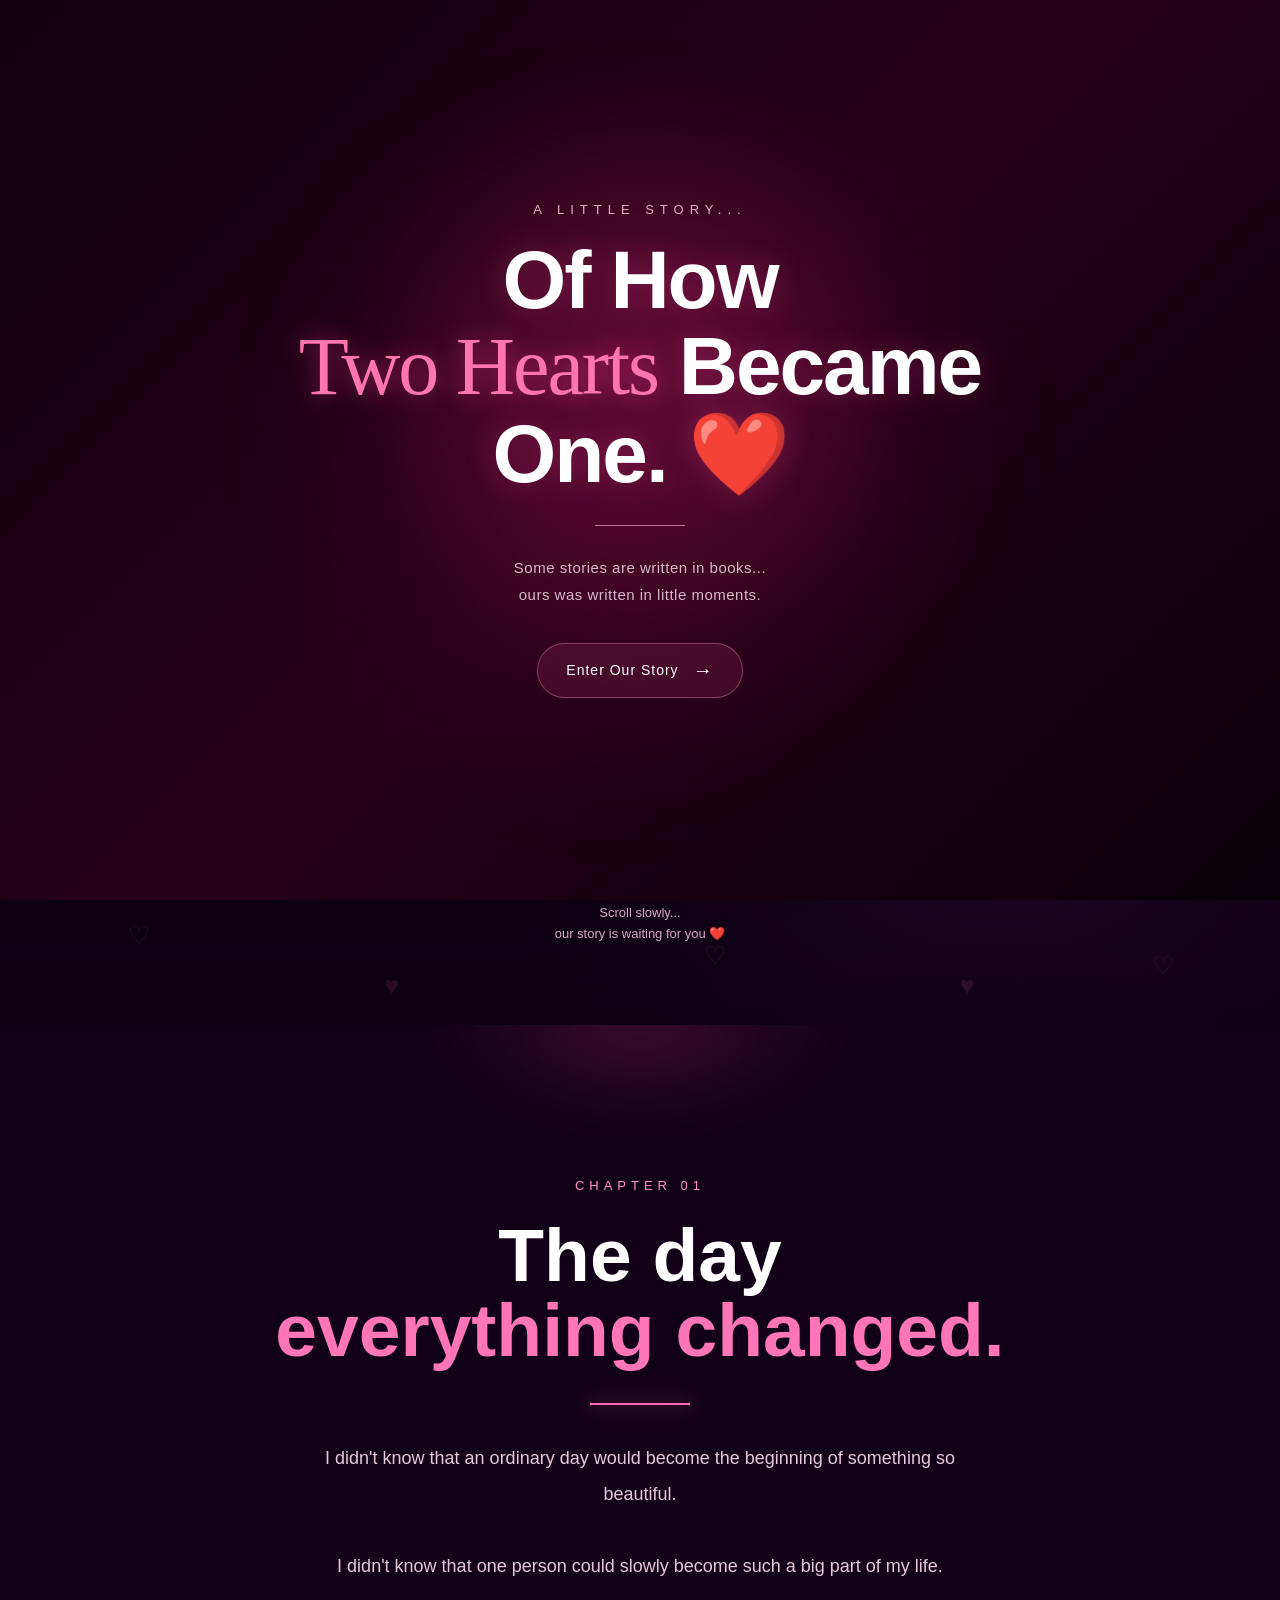
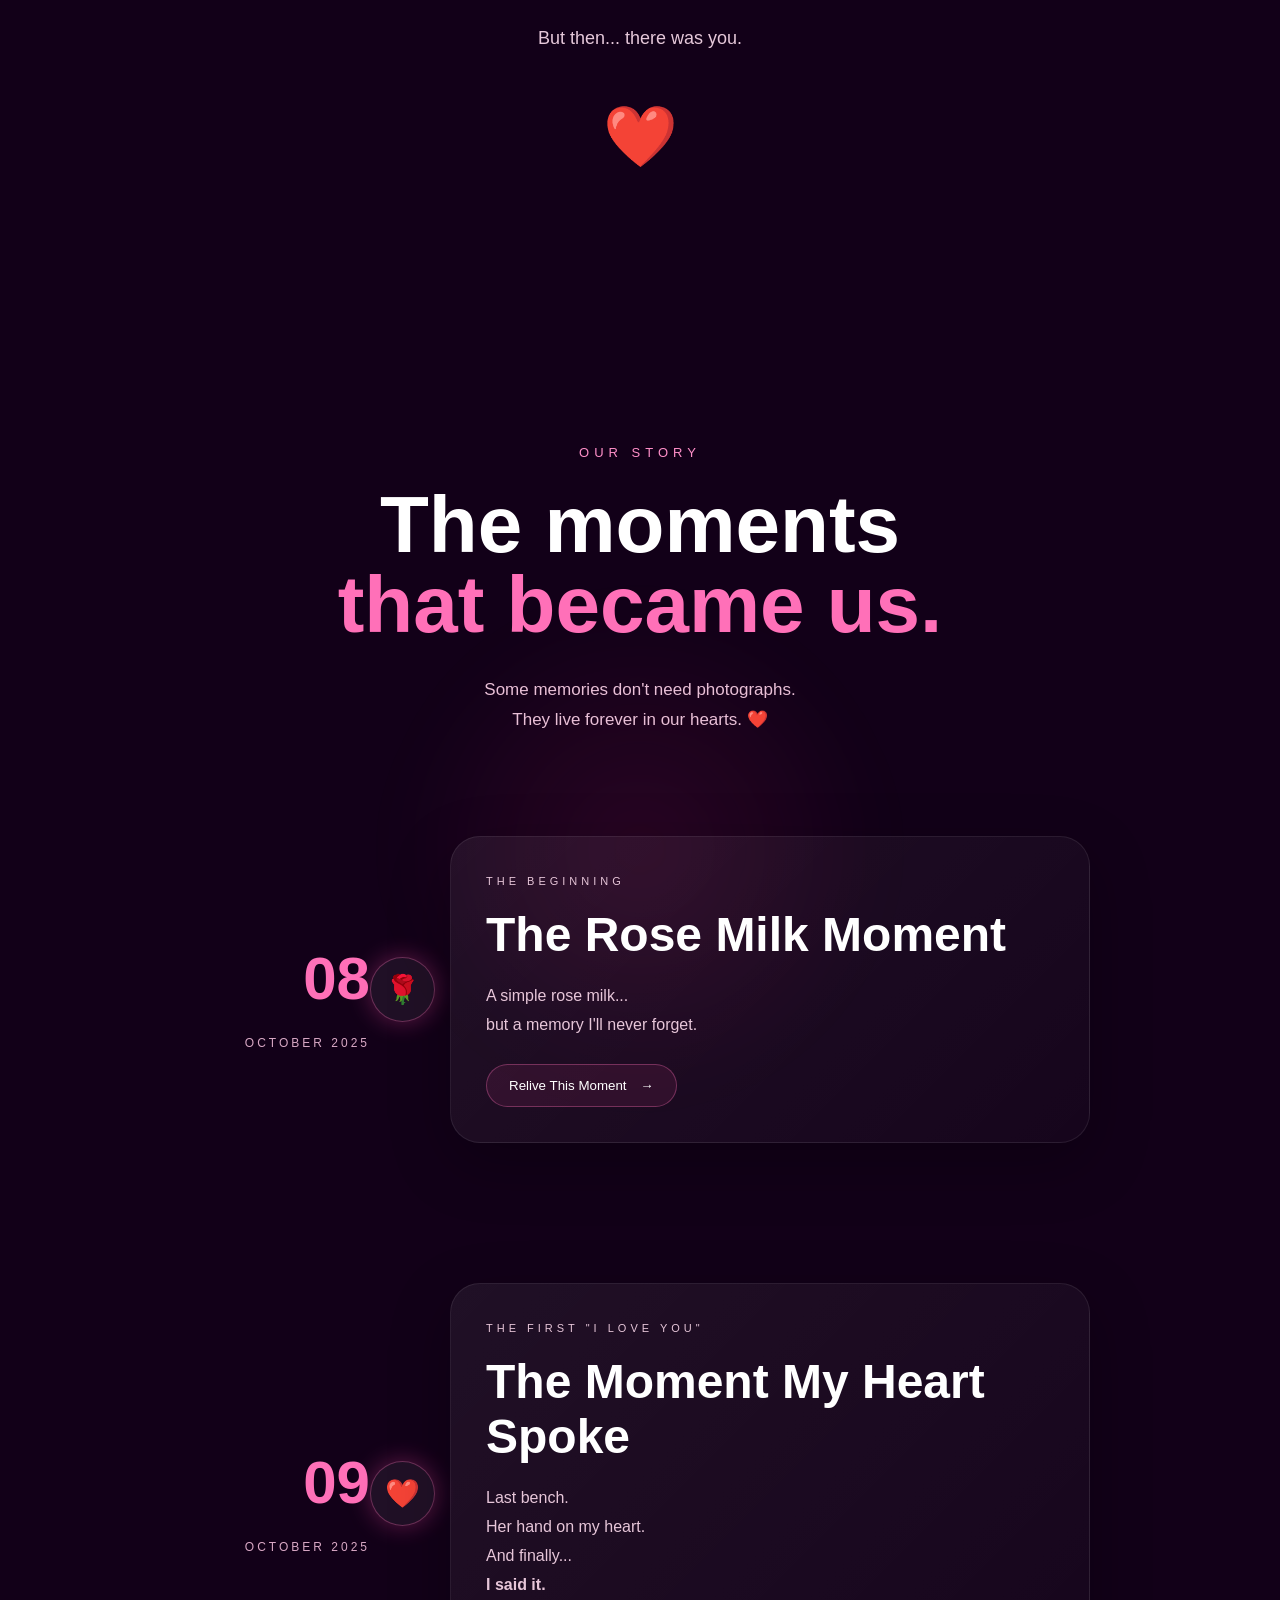
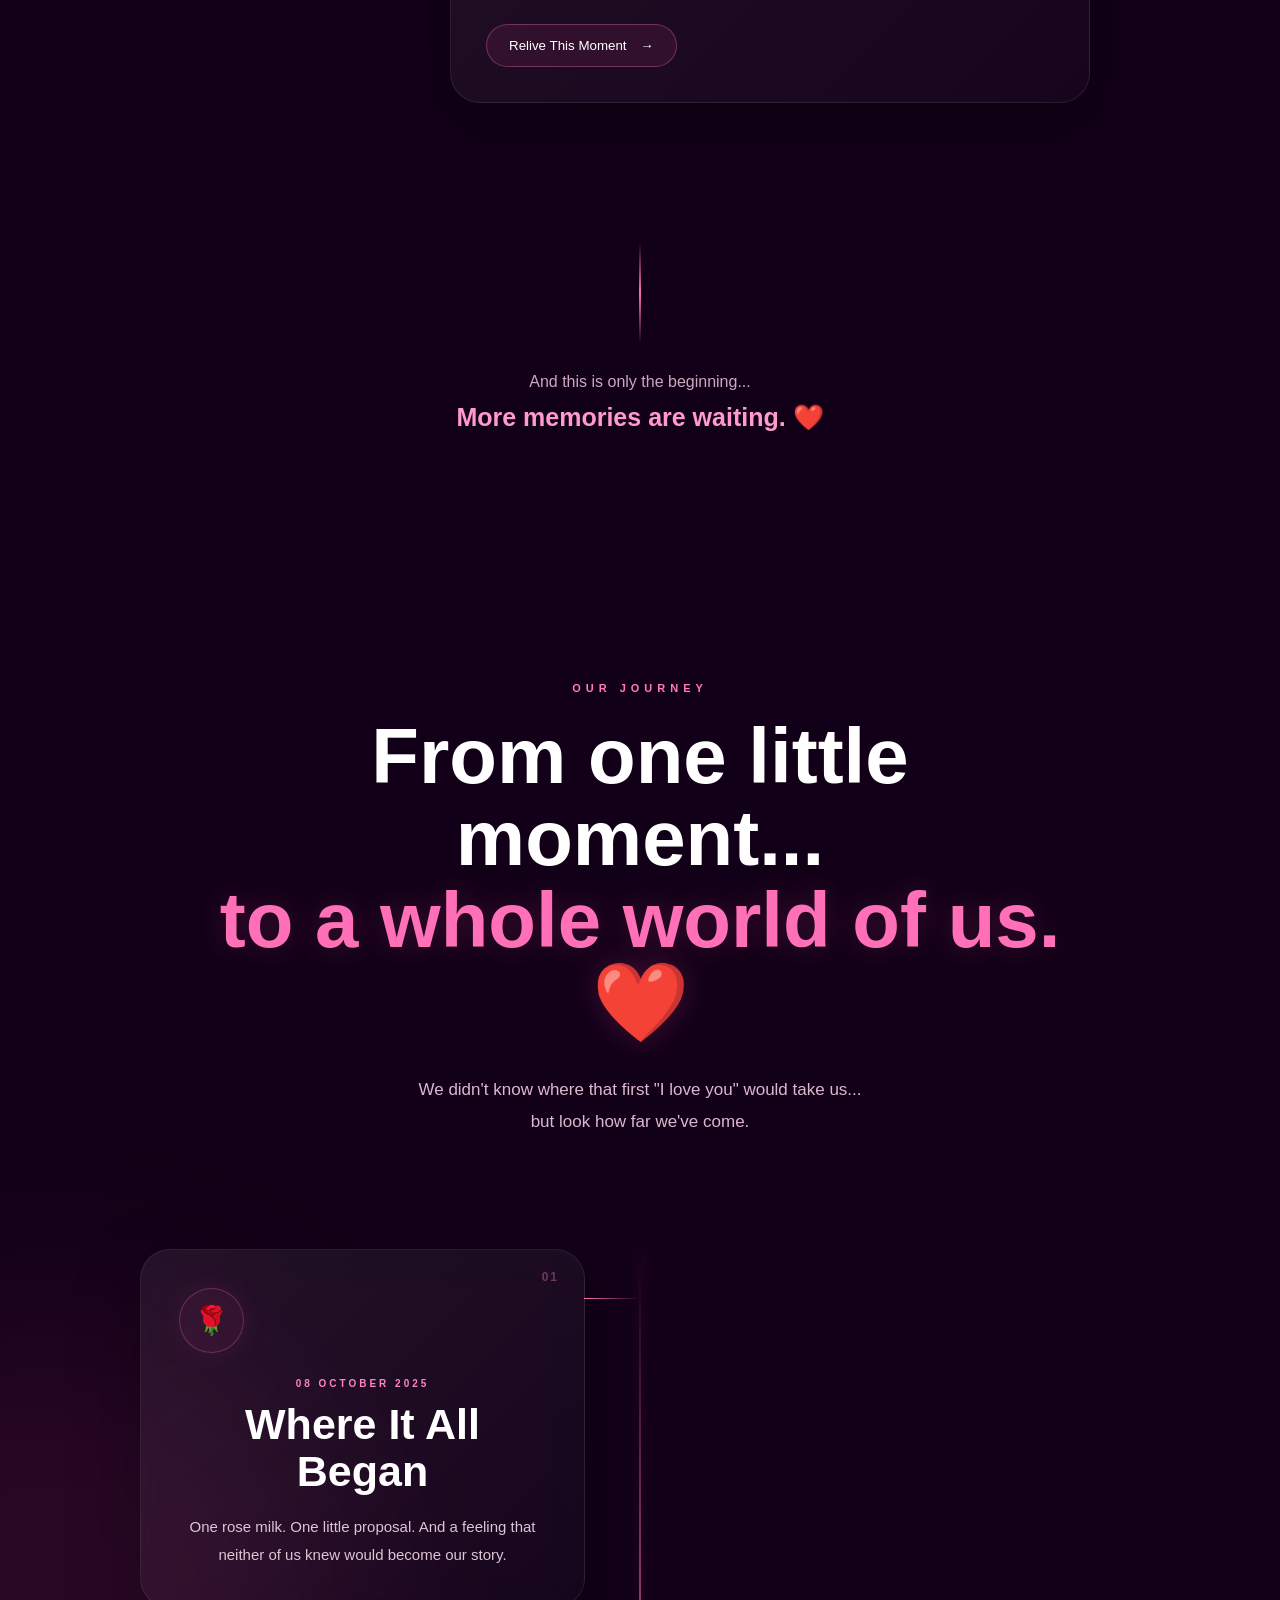
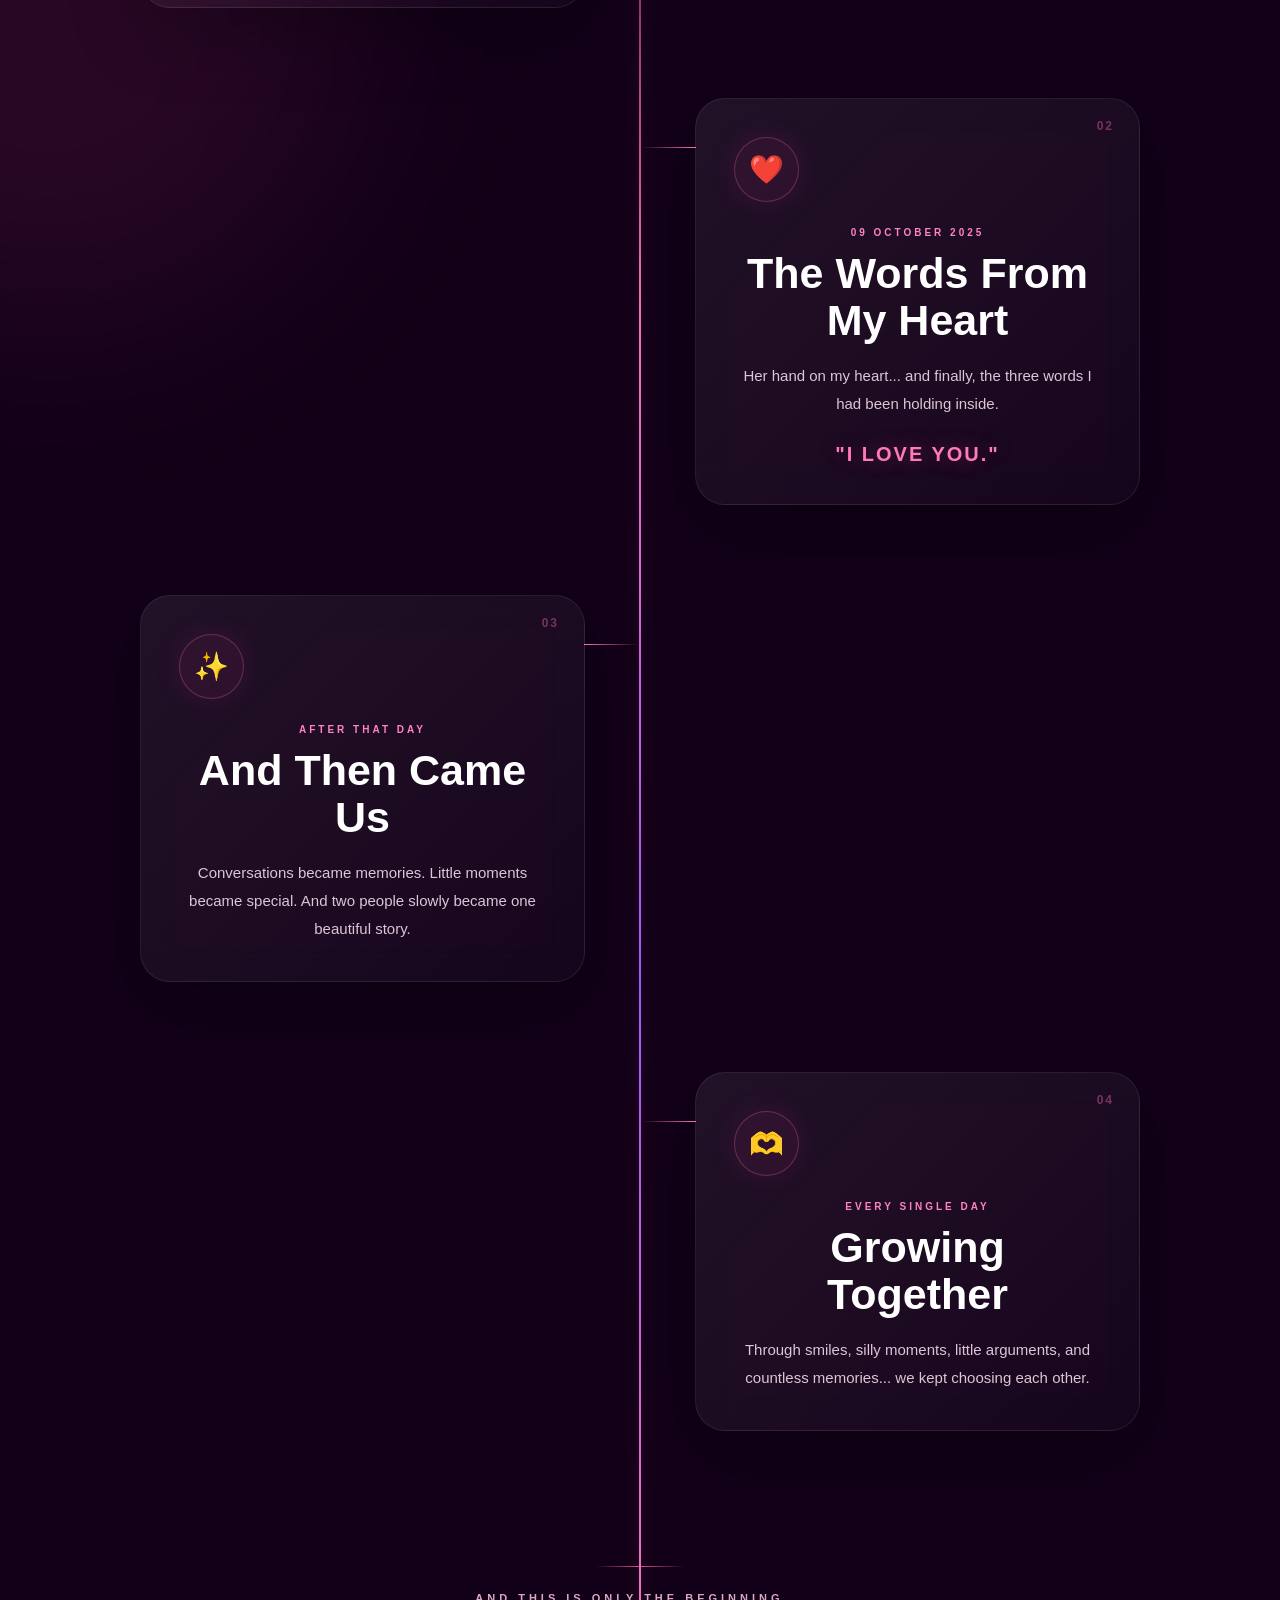
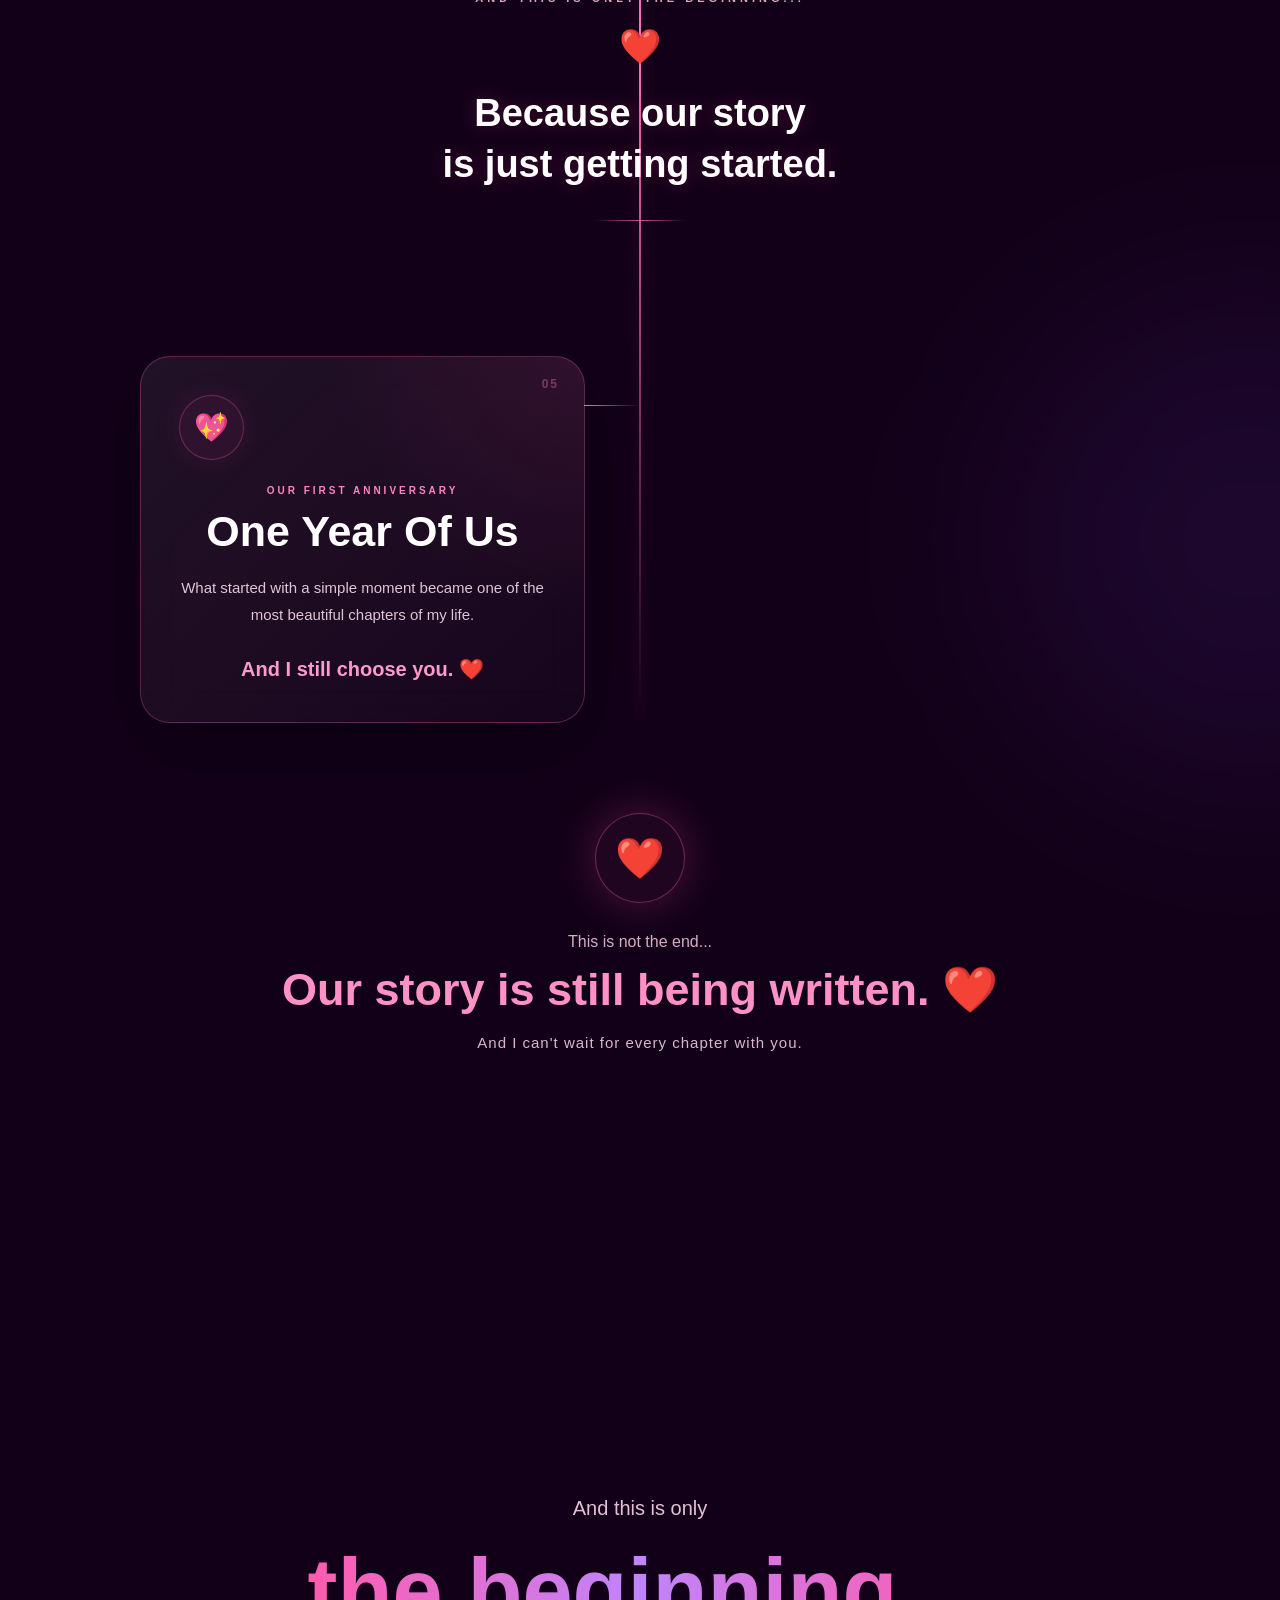
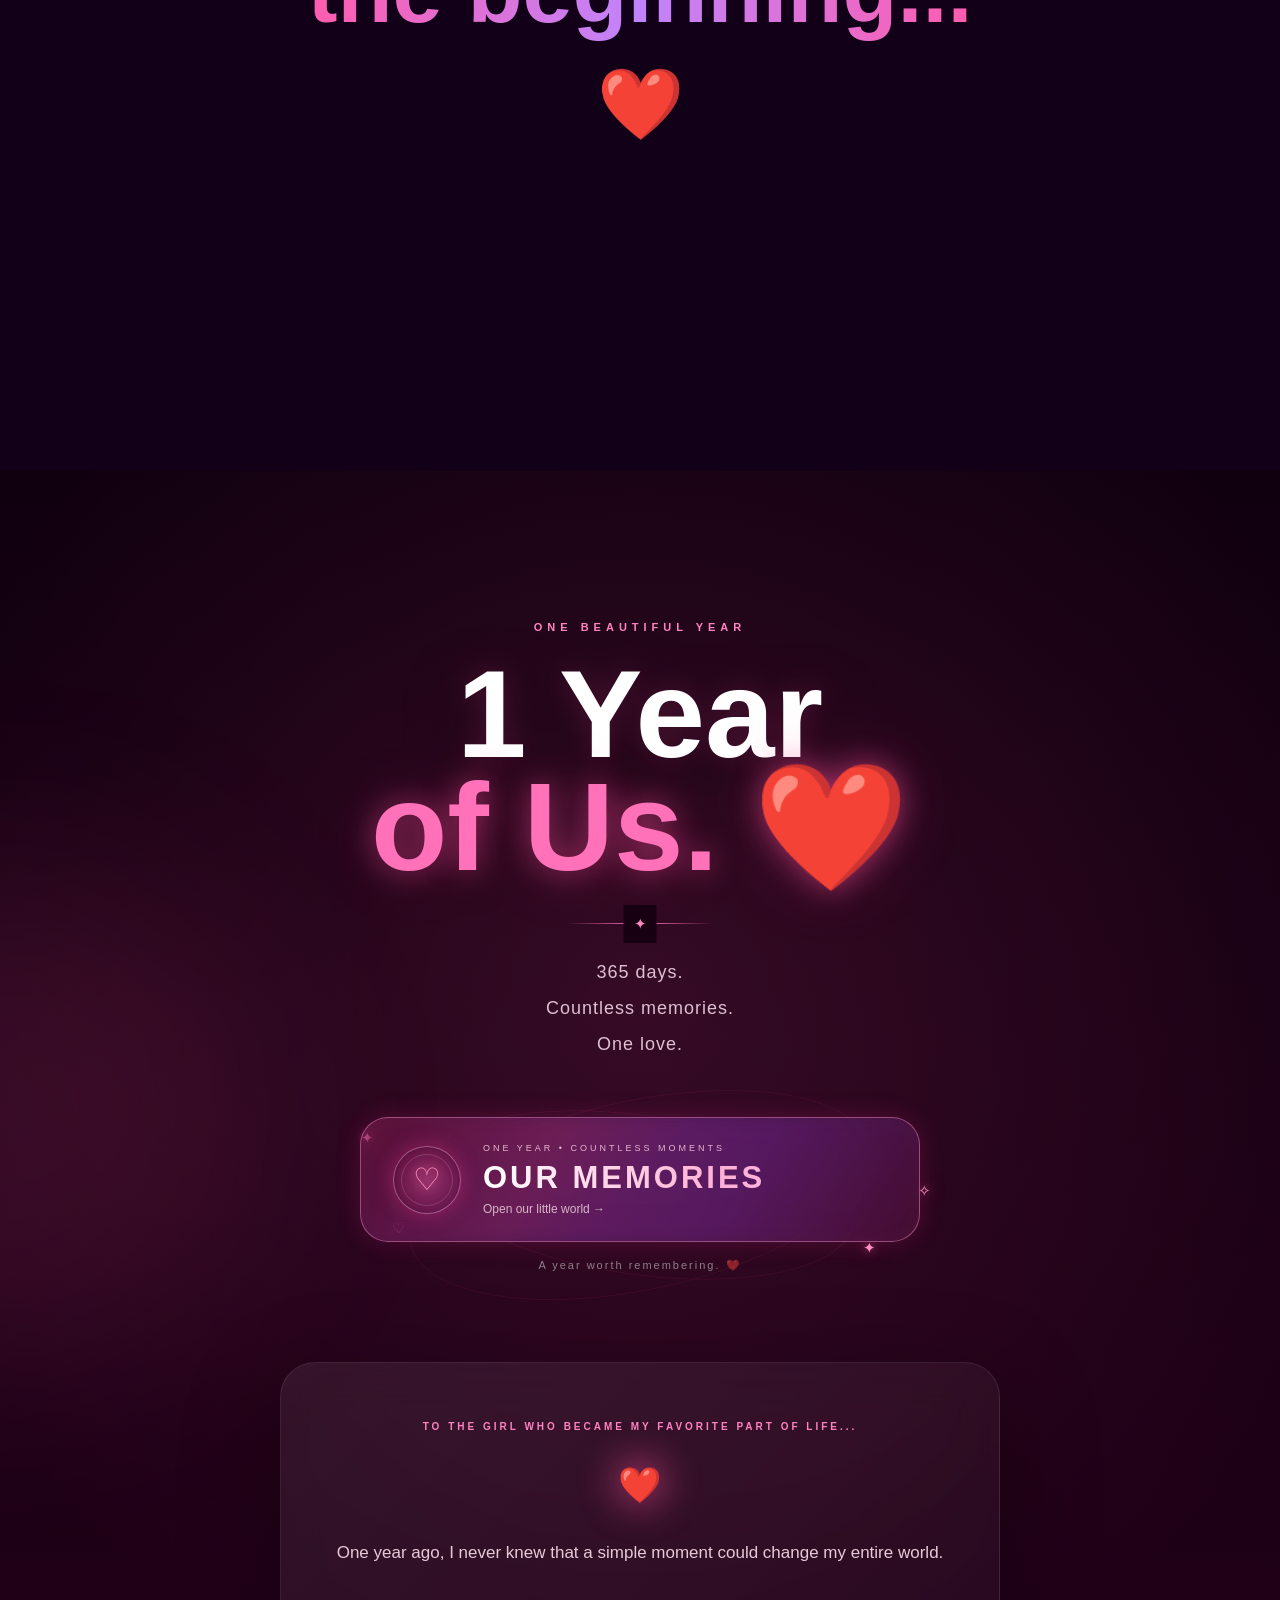
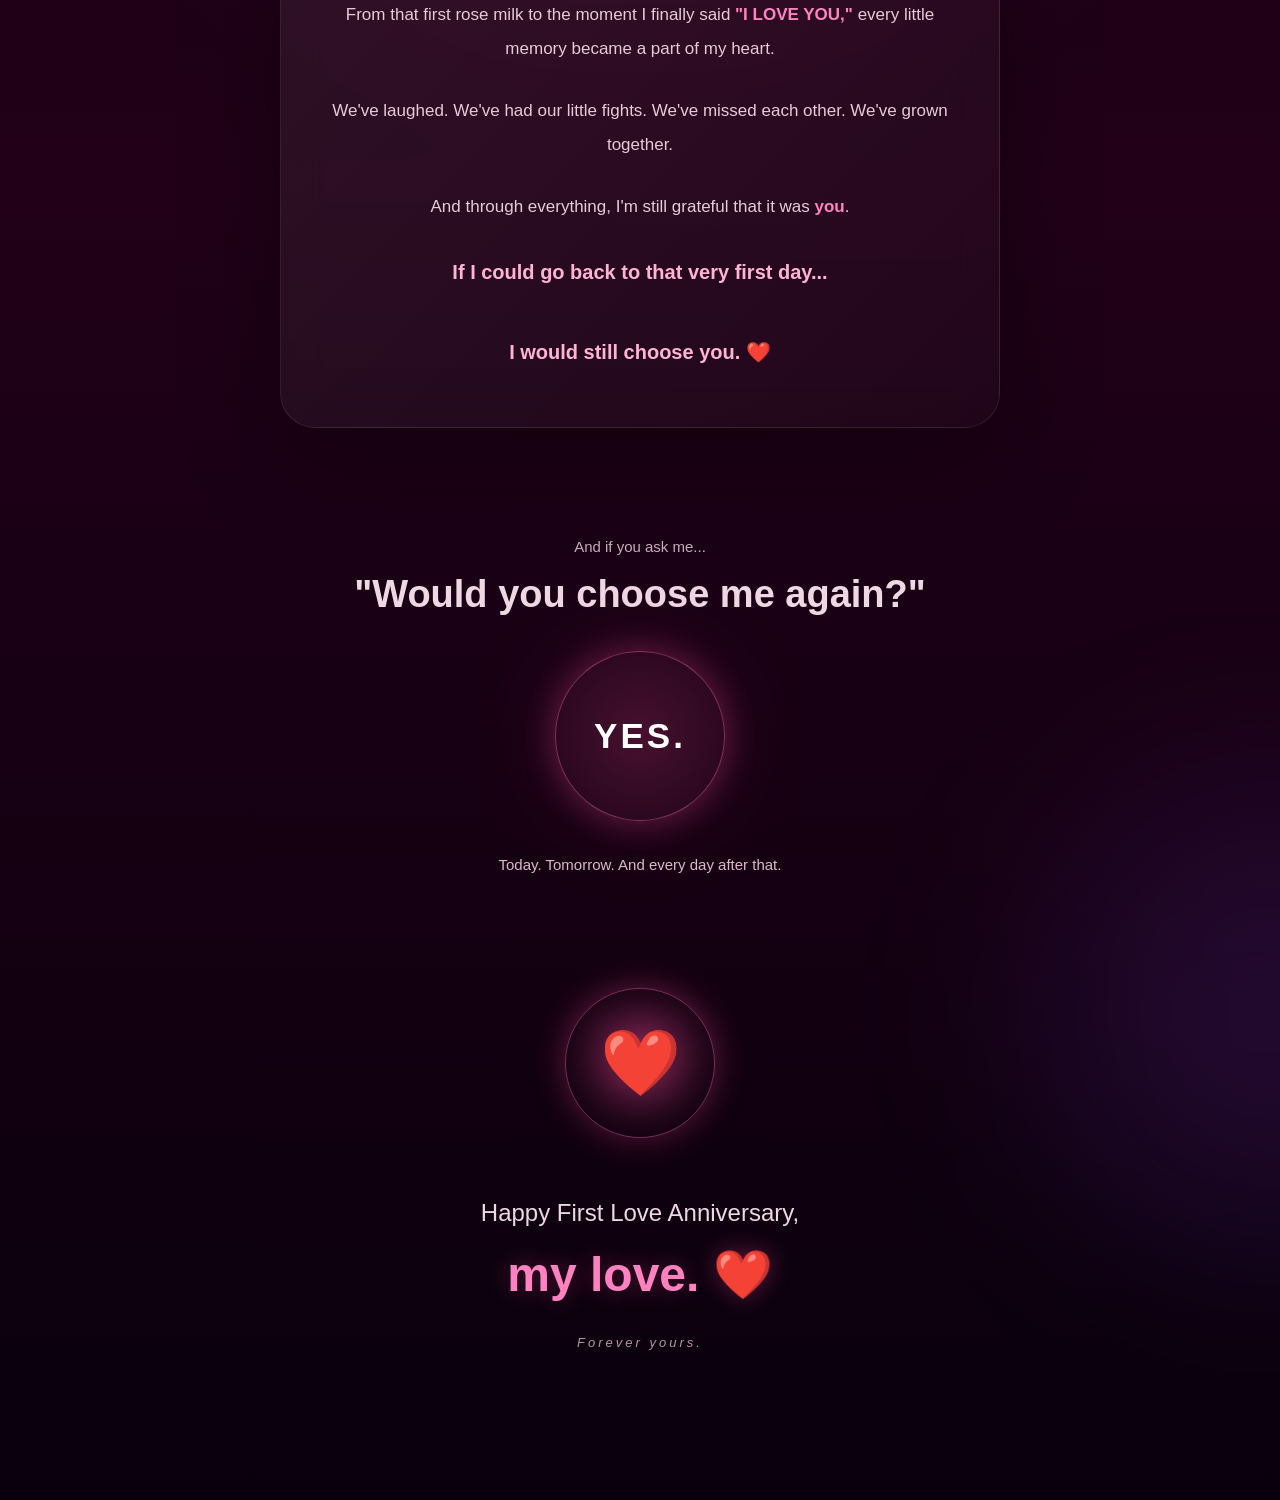
<file: index.html>
<!DOCTYPE html>
<html lang="en">

<head>
    <meta charset="UTF-8">

    <meta name="viewport"
        content="width=device-width, initial-scale=1.0">

    <meta name="theme-color"
        content="#ff4f9a">

    <title>Our Story ❤️</title>

    <link rel="stylesheet" href="style.css">
</head>

<body>

    <!-- 🎵 LOVE MUSIC -->
    <audio id="loveMusic" loop>
        <source src="assets/music/Anbe-En-Anbe-MassTamilan.fm.mp3" type="audio/mpeg">
    </audio>

    <button class="music-btn" id="musicBtn" onclick="toggleMusic()">
        🎵
    </button>

    <!-- ==========================================
         ❤️ CINEMATIC OPENING SCREEN
    ========================================== -->

    <div class="opening-screen" id="openingScreen">

        <div class="opening-glow"></div>

        <div class="opening-content">

            <p class="opening-small">
                A LITTLE STORY...
            </p>

            <h1>
                Of How<br>
                <span>Two Hearts</span>
                Became One. ❤️
            </h1>

            <div class="opening-line"></div>

            <p class="opening-text">
                Some stories are written in books...
                <br>
                ours was written in little moments.
            </p>

            <button class="enter-story-btn" onclick="enterStory()">
                <span>Enter Our Story</span>
                <b>→</b>
            </button>

        </div>

        <div class="opening-hearts">
            <span>❤️</span>
            <span>💕</span>
            <span>✨</span>
            <span>💗</span>
            <span>🌸</span>
        </div>

    </div>

    <!-- ================================
         BACKGROUND
    ================================= -->

    <div class="background">

        <div class="light light-1"></div>
        <div class="light light-2"></div>
        <div class="light light-3"></div>

        <div class="stars">
            <span>✦</span>
            <span>✧</span>
            <span>✦</span>
            <span>✧</span>
            <span>✦</span>
            <span>✧</span>
            <span>✦</span>
        </div>

        <div class="hearts">
            <span>♡</span>
            <span>♥</span>
            <span>♡</span>
            <span>♥</span>
            <span>♡</span>
        </div>

    </div>


    <!-- ================================
         HERO
    ================================= -->

    <main class="hero" id="home">

        <div class="hero-content">

            <p class="small-heading">
                ✦ OUR STORY ✦
            </p>

            <h1>
                It all started
                <br>

                <span>with you.</span>

                <strong>❤️</strong>
            </h1>

            <div class="heart-line">
                ────── ♡ ──────
            </div>

            <p class="main-quote">

                "Among billions of people,
                <br>
                somehow...
                <br>
                <span>I found you.</span>"

            </p>

            <p class="description">

                One year.
                <br>

                Thousands of memories.
                <br>

                Countless little moments.

            </p>

            <button
                class="start-button"
                onclick="startJourney()">

                <span>BEGIN OUR JOURNEY</span>

                <b>↓</b>

            </button>

            <p class="bottom-text">
                Scroll slowly...
                <br>
                our story is waiting for you ❤️
            </p>

        </div>

    </main>

    <!-- ================================
         FIRST MEMORY
    ================================= -->

    <section
        class="memory-section"
        id="story">

        <div class="memory-content">

            <p class="chapter">
                CHAPTER 01
            </p>

            <h2>
                The day
                <br>
                <span>everything changed.</span>
            </h2>

            <div class="line"></div>

            <p class="memory-text">

                I didn't know that an ordinary day
                would become the beginning
                of something so beautiful.

                <br><br>

                I didn't know that one person
                could slowly become
                such a big part of my life.

                <br><br>

                But then...
                there was you.

            </p>

            <div class="big-heart">
                ❤️
            </div>

        </div>

    </section>


<!-- =========================================
     OUR LOVE STORY TIMELINE
========================================= -->

<section class="love-timeline" id="memories">

    <div class="timeline-heading">

        <p class="chapter">
            OUR STORY
        </p>

        <h2>
            The moments
            <br>
            <span>that became us.</span>
        </h2>

        <p class="timeline-intro">
            Some memories don't need photographs.
            <br>
            They live forever in our hearts. ❤️
        </p>

    </div>


    <!-- ==============================
         08 OCTOBER 2025
    =============================== -->

    <div class="timeline-item">

        <div class="timeline-date">
            <span>08</span>
            OCTOBER 2025
        </div>

        <div class="timeline-heart">
            🌹
        </div>

        <div class="timeline-content">

            <p class="memory-label">
                THE BEGINNING
            </p>

            <h3>
                The Rose Milk Moment
            </h3>

            <p>
                A simple rose milk...
                <br>
                but a memory I'll never forget.
            </p>

            <button
                class="memory-btn"
                onclick="openMemory('roseMilk')">

                <span>Relive This Moment</span>
                <b>→</b>

            </button>

        </div>

    </div>


    <!-- ==============================
         09 OCTOBER 2025
    =============================== -->

    <div class="timeline-item">

        <div class="timeline-date">
            <span>09</span>
            OCTOBER 2025
        </div>

        <div class="timeline-heart">
            ❤️
        </div>

        <div class="timeline-content">

            <p class="memory-label">
                THE FIRST "I LOVE YOU"
            </p>

            <h3>
                The Moment My Heart Spoke
            </h3>

            <p>
                Last bench.
                <br>
                Her hand on my heart.
                <br>
                And finally...
                <br>
                <strong>I said it.</strong>
            </p>

            <button
                class="memory-btn"
                onclick="openMemory('firstILoveYou')">

                <span>Relive This Moment</span>
                <b>→</b>

            </button>

        </div>

    </div>


    <!-- ==============================
         MORE MEMORIES
    =============================== -->

    <div class="timeline-more">

        <div class="more-line"></div>

        <p>
            And this is only the beginning...
        </p>

        <h3>
            More memories are waiting. ❤️
        </h3>

    </div>

</section>
<!-- ==========================================
     OUR JOURNEY
========================================== -->

<section class="journey" id="journey">

    <div class="journey-header">

        <p class="journey-label">OUR JOURNEY</p>

        <h2>
            From one little moment...
            <br>
            <span>to a whole world of us. ❤️</span>
        </h2>

        <p class="journey-intro">
            We didn't know where that first "I love you"
            would take us...
            <br>
            but look how far we've come.
        </p>

    </div>

    <div class="journey-road">

        <!-- 01 -->

        <div class="journey-card">

            <div class="journey-number">
                01
            </div>

            <div class="journey-icon">
                🌹
            </div>

            <div class="journey-info">

                <p class="journey-date">
                    08 OCTOBER 2025
                </p>

                <h3>
                    Where It All Began
                </h3>

                <p>
                    One rose milk.
                    One little proposal.
                    And a feeling that neither of us
                    knew would become our story.
                </p>

            </div>

        </div>

        <!-- 02 -->

        <div class="journey-card reverse">

            <div class="journey-number">
                02
            </div>

            <div class="journey-icon">
                ❤️
            </div>

            <div class="journey-info">

                <p class="journey-date">
                    09 OCTOBER 2025
                </p>

                <h3>
                    The Words From My Heart
                </h3>

                <p>
                    Her hand on my heart...
                    and finally,
                    the three words I had been
                    holding inside.
                </p>

                <div class="journey-quote">
                    "I LOVE YOU."
                </div>

            </div>

        </div>

        <!-- 03 -->

        <div class="journey-card">

            <div class="journey-number">
                03
            </div>

            <div class="journey-icon">
                ✨
            </div>

            <div class="journey-info">

                <p class="journey-date">
                    AFTER THAT DAY
                </p>

                <h3>
                    And Then Came Us
                </h3>

                <p>
                    Conversations became memories.
                    Little moments became special.
                    And two people slowly became
                    one beautiful story.
                </p>

            </div>

        </div>

        <!-- 04 -->

        <div class="journey-card reverse">

            <div class="journey-number">
                04
            </div>

            <div class="journey-icon">
                🫶
            </div>

            <div class="journey-info">

                <p class="journey-date">
                    EVERY SINGLE DAY
                </p>

                <h3>
                    Growing Together
                </h3>

                <p>
                    Through smiles, silly moments,
                    little arguments, and countless
                    memories...
                    we kept choosing each other.
                </p>

            </div>

        </div>

        <div class="journey-chapter-break">
            <div class="chapter-break-line"></div>

            <p>AND THIS IS ONLY THE BEGINNING...</p>

            <div class="chapter-break-heart">❤️</div>

            <h3>
                Because our story<br>
                is just getting started.
            </h3>

            <div class="chapter-break-line"></div>
        </div>

        <!-- 05 -->

        <div class="journey-card final-journey-card">

            <div class="journey-number">
                05
            </div>

            <div class="journey-icon">
                💖
            </div>

            <div class="journey-info">

                <p class="journey-date">
                    OUR FIRST ANNIVERSARY
                </p>

                <h3>
                    One Year Of Us
                </h3>

                <p>
                    What started with a simple moment
                    became one of the most beautiful
                    chapters of my life.
                </p>

                <div class="journey-final">
                    And I still choose you. ❤️
                </div>

            </div>

        </div>

    </div>

    <div class="journey-ending">

        <div class="journey-glow-heart">
            ❤️
        </div>

        <p>
            This is not the end...
        </p>

        <h3>
            Our story is still being written. ❤️
        </h3>

        <div class="journey-last-line">
            And I can't wait for every chapter with you.
        </div>

    </div>

</section>


    <!-- ================================
         FINAL
    ================================= -->

        <section class="ending"> 

        <p> 
            And this is only 
        </p> 

        <h2> 
            the beginning... 
        </h2> 

        <div> 
            ❤️ 
        </div> 

    </section>

<!-- ==========================================
     FINAL ANNIVERSARY SURPRISE
========================================== -->

<section class="anniversary-finale" id="anniversary">

    <div class="finale-glow finale-glow-one"></div>
    <div class="finale-glow finale-glow-two"></div>

    <div class="finale-content">

        <p class="finale-label">
            ONE BEAUTIFUL YEAR
        </p>

        <h2 class="finale-title">
            1 Year
            <br>
            <span>of Us. ❤️</span>
        </h2>

        <div class="finale-divider">
            <span>✦</span>
        </div>

        <p class="finale-subtitle">
            365 days.
            <br>
            Countless memories.
            <br>
            One love.
        </p>

        <!-- ================================
             OUR MEMORIES SPECIAL BUTTON
        ================================= -->
        <div class="memories-gateway">

            <div class="gateway-orbit orbit-one"></div>
            <div class="gateway-orbit orbit-two"></div>

            <div class="gateway-spark spark-one">✦</div>
            <div class="gateway-spark spark-two">✧</div>
            <div class="gateway-spark spark-three">♡</div>
            <div class="gateway-spark spark-four">✦</div>

            <button class="memories-button" onclick="openOurMemories()">

                <div class="memories-icon">
                    <span>♡</span>
                </div>

                <div class="memories-button-text">
                    <small>ONE YEAR • COUNTLESS MOMENTS</small>
                    <strong>OUR MEMORIES</strong>
                    <em>Open our little world →</em>
                </div>

            </button>

            <p class="memories-undertext">
                A year worth remembering. ❤️
            </p>

        </div>

        <!-- LOVE LETTER -->

        <div class="love-letter">

            <p class="letter-small">
                TO THE GIRL WHO BECAME
                MY FAVORITE PART OF LIFE...
            </p>

            <div class="letter-heart">
                ❤️
            </div>

            <p class="letter-text">
                One year ago, I never knew that
                a simple moment could change
                my entire world.
            </p>

            <p class="letter-text">
                From that first rose milk
                to the moment I finally said
                <strong>"I LOVE YOU,"</strong>
                every little memory became
                a part of my heart.
            </p>

            <p class="letter-text">
                We've laughed.
                We've had our little fights.
                We've missed each other.
                We've grown together.
            </p>

            <p class="letter-text">
                And through everything,
                I'm still grateful that
                it was <strong>you</strong>.
            </p>

            <p class="letter-text letter-highlight">
                If I could go back to
                that very first day...
                <br><br>
                I would still choose you.
                ❤️
            </p>

        </div>

        <!-- FINAL PROMISE -->

        <div class="final-promise">

            <p>
                And if you ask me...
            </p>

            <h3>
                "Would you choose me again?"
            </h3>

            <div class="promise-answer" onclick="answerLove('yes')">
                YES.
            </div>

            <p class="promise-text">
                Today.
                Tomorrow.
                And every day after that.
            </p>

        </div>

        <!-- FINAL HEART -->

        <div class="ultimate-heart" onclick="answerLove('choose')">

            <div class="heart-ring"></div>

            <span>
                ❤️
            </span>

        </div>

        <p class="finale-last-message">
            Happy First Love Anniversary,
            <br>
            <span>my love. ❤️</span>
        </p>

        <p class="finale-signature">
            Forever yours.
        </p>

    </div>

</section>

    <!-- =========================================
         ROSE MILK MEMORY CINEMATIC SCENE
    ========================================== -->

    <div class="memory-scene" id="roseMilkScene">

        <button class="scene-close" onclick="closeMemoryScene()">✕</button>

        <div class="scene-content">

            <p class="scene-date">
                08 OCTOBER 2025
            </p>

            <h2>
                THE ROSE MILK MOMENT
            </h2>

            <div class="scene-line"></div>

            <div class="cinematic-room">

                <div class="window-glow"></div>

                <div class="classroom-board">
                    <span>Some moments...</span>
                </div>

                <!-- BOY -->
                <div class="scene-character boy">

                    <div class="character-head">
                        <div class="hair"></div>
                        <div class="face"></div>
                    </div>

                    <div class="character-body"></div>

                    <div class="character-label">
                        HIM
                    </div>

                </div>

                <!-- GIRL -->
                <div class="scene-character girl">

                    <div class="character-head">
                        <div class="hair"></div>
                        <div class="face"></div>
                    </div>

                    <div class="character-body"></div>

                    <div class="character-label">
                        HER
                    </div>

                </div>

                <!-- ROSE MILK -->
                <div class="rose-milk">

                    <div class="cup">
                        <div class="drink"></div>
                        <div class="straw"></div>
                    </div>

                    <span>🌹</span>

                </div>

                <!-- HEART -->
                <div class="scene-heart">
                    ❤️
                </div>

            </div>


            <div class="scene-story" id="roseMilkText">

                <p class="story-line line-1">
                    It looked like an ordinary day...
                </p>

                <p class="story-line line-2">
                    until she bought me a rose milk. 🌹
                </p>

                <p class="story-line line-3">
                    She drank a little...
                    <br>
                    and then gave the rest to me.
                </p>

                <p class="story-line line-4">
                    And then...
                    <br>
                    she proposed. ❤️
                </p>

                <p class="story-line line-5">
                    I didn't reply immediately...
                </p>

                <p class="story-line line-6">
                    But somehow,
                    <br>
                    my heart already knew.
                </p>

                <p class="story-line line-7">
                    So I bought one for her too.
                </p>

                <p class="story-line final-line">
                    And that was the beginning
                    <br>
                    of <span>US. ❤️</span>
                </p>

            </div>


            <button
                class="scene-replay"
                onclick="playRoseMilkScene()">

                ↻ Replay Memory

            </button>

        </div>

    </div>

    <!-- ==========================================
         09 OCTOBER - FIRST I LOVE YOU MEMORY
    ========================================== -->

    <div class="memory-scene first-love-scene" id="firstILoveYouScene">

        <button class="scene-close" onclick="closeFirstLoveScene()">✕</button>

        <div class="scene-content">

            <p class="scene-date">09 OCTOBER 2025</p>

            <h2>THE FIRST "I LOVE YOU"</h2>

            <div class="scene-line"></div>

            <!-- CLASSROOM -->
            <div class="love-classroom">

                <div class="class-window"></div>

                <div class="board">
                    <span>Some words...</span>
                </div>

                <!-- BACK BENCH -->
                <div class="last-bench">
                    <div class="bench-top"></div>
                    <div class="bench-leg left"></div>
                    <div class="bench-leg right"></div>
                </div>

                <!-- BOY -->
                <div class="love-character love-boy">

                    <div class="love-head">
                        <div class="love-hair"></div>
                        <div class="love-face"></div>
                    </div>

                    <div class="love-body"></div>

                </div>

                <!-- GIRL -->
                <div class="love-character love-girl">

                    <div class="love-head">
                        <div class="love-hair girl-hair"></div>
                        <div class="love-face"></div>
                    </div>

                    <div class="love-body girl-body"></div>

                </div>

                <!-- GIRL HAND ON HEART -->
                <div class="heart-touch-hand">
                    ❤️
                </div>

                <!-- HEART -->
                <div class="first-love-heart">
                    ❤️
                </div>

            </div>

            <!-- STORY -->
            <div class="scene-story first-love-story">

                <p class="first-line">
                    The next day...
                </p>

                <p class="first-line">
                    I was sitting on the last bench.
                </p>

                <p class="first-line">
                    Then she came closer... ❤️
                </p>

                <p class="first-line">
                    And gently placed her hand<br>
                    on my heart.
                </p>

                <p class="first-line">
                    For a moment...
                    <br>
                    everything around me disappeared.
                </p>

                <p class="first-line">
                    My heart was beating so fast...
                    ❤️
                </p>

                <p class="first-line">
                    And finally...
                </p>

                <p class="first-line final-love-line">
                    <span>"I LOVE YOU."</span>
                </p>

                <p class="first-line ending-love-line">
                    That was the moment...
                    <br>
                    my heart became hers. ❤️
                </p>

            </div>

            <button class="scene-replay first-love-replay"
                    onclick="playFirstLoveScene()">
                ↻ Replay Memory
            </button>

        </div>

    </div>


    <script src="script.js"></script>
</body>

</html>
</file>
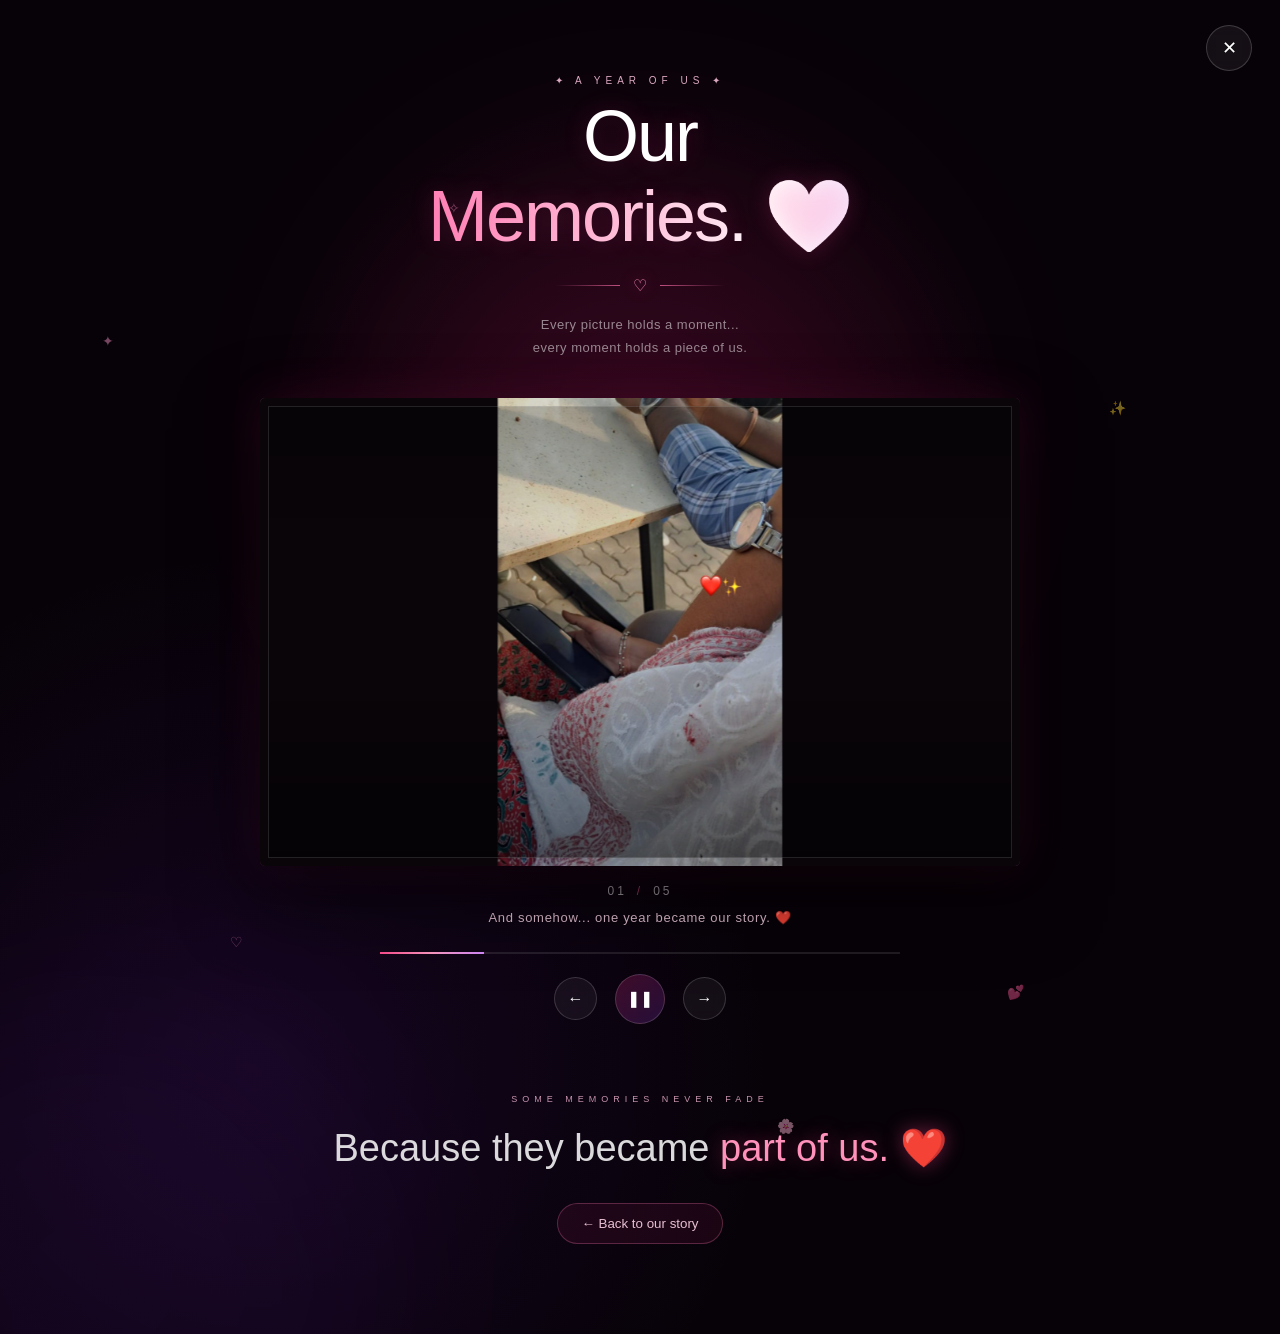
<file: memories.html>
<!DOCTYPE html>
<html lang="en">
<head>
    <meta charset="UTF-8">

    <meta name="viewport"
          content="width=device-width, initial-scale=1.0">

    <title>Our Memories ❤️</title>

    <link rel="stylesheet" href="style.css">
</head>

<body class="memories-page">
    <audio id="memoriesMusic" autoplay loop>
        <source src="assets/music/Anbe-En-Anbe-MassTamilan.fm.mp3" type="audio/mpeg">
    </audio>

    <!-- =================================
         OUR MEMORIES FULL SCREEN
    ================================== -->

    <main class="memories-screen">

        <!-- Background glow -->
        <div class="memories-bg-glow glow-one"></div>
        <div class="memories-bg-glow glow-two"></div>

        <!-- Floating particles -->
        <div class="memories-particles">
            <span>✦</span>
            <span>♡</span>
            <span>✨</span>
            <span>💕</span>
            <span>✧</span>
            <span>🌸</span>
        </div>


        <!-- Close / Back -->
        <button
            class="memories-close"
            onclick="goBackToAnniversary()"
            aria-label="Back to anniversary">
            ✕
        </button>


        <!-- Header -->
        <section class="memories-header">

            <p class="memories-small-title">
                ✦ A YEAR OF US ✦
            </p>

            <h1>
                Our
                <span>Memories. ❤️</span>
            </h1>

            <div class="memories-divider">
                <span>♡</span>
            </div>

            <p>
                Every picture holds a moment...
                <br>
                every moment holds a piece of us.
            </p>

        </section>


        <!-- =================================
             CINEMATIC PHOTO STAGE
        ================================== -->

        <section class="memory-gallery">

            <div class="photo-frame">

                <!-- Blurred cinematic background -->
                <div
                    class="photo-background"
                    id="memoryBackground">
                </div>

                <div class="photo-glow"></div>

                <!-- Main photo -->
                <img
                    id="memoryPhoto"
                    src=""
                    alt="Our memory">

                <div class="photo-overlay"></div>

                <!-- Cinematic light -->
                <div class="photo-light"></div>

            </div>


            <!-- Memory number -->

            <div class="memory-counter">
                <span id="currentMemory">01</span>
                <i>/</i>
                <span id="totalMemories">--</span>
            </div>


            <!-- Caption -->

            <p
                class="memory-caption"
                id="memoryCaption">
                A little moment that became a beautiful memory. ❤️
            </p>


            <!-- Progress -->

            <div class="memory-progress">

                <div
                    class="memory-progress-bar"
                    id="memoryProgressBar">
                </div>

            </div>


            <!-- Controls -->

            <div class="memory-controls">

                <button
                    onclick="previousMemory()"
                    aria-label="Previous memory">
                    ←
                </button>

                <button
                    class="pause-memory"
                    id="pauseMemoryBtn"
                    onclick="toggleMemorySlideshow()"
                    aria-label="Pause slideshow">
                    ❚❚
                </button>

                <button
                    onclick="nextMemory()"
                    aria-label="Next memory">
                    →
                </button>

            </div>

        </section>


        <!-- Ending -->

        <section class="memories-ending">

            <p>
                SOME MEMORIES NEVER FADE
            </p>

            <h2>
                Because they became
                <span>part of us. ❤️</span>
            </h2>

            <button
                class="memories-back-btn"
                onclick="goBackToAnniversary()">
                ← Back to our story
            </button>

        </section>

    </main>


    <!-- =================================
         OUR MEMORIES JAVASCRIPT
    ================================== -->

    <script>

        /* =================================
           ADD YOUR PHOTOS HERE
        ================================== */

        const ourMemories = [

            {
                image: "assets/memories/memory1.jpeg",
                caption: "And somehow... one year became our story. ❤️",
                duration: 6000
            },

            {
                image: "assets/memories/memory2.jpeg",
                caption: "The smiles I'll always want to remember. ✨",
                duration: 6000
            },

            {
                image: "assets/memories/memory3.jpeg",
                caption: "Little moments. Big memories. 💕",
                duration: 6000
            },

            {
                image: "assets/memories/memory4.jpeg",
                caption: "Every picture has a story... ours has a thousand. 🌸",
                duration: 6000
            },

            {
                image: "assets/memories/memory5.jpeg",
                caption: "And every memory brings me back to you. ❤️",
                duration: 6000
            }

        ];


        let currentIndex = 0;

        let slideshowTimer = null;

        let isPaused = false;

        const photo =
            document.getElementById("memoryPhoto");

        const caption =
            document.getElementById("memoryCaption");

        const currentMemory =
            document.getElementById("currentMemory");

        const totalMemories =
            document.getElementById("totalMemories");

        const progressBar =
            document.getElementById("memoryProgressBar");

        const pauseButton =
            document.getElementById("pauseMemoryBtn");


        /* =================================
           LOAD MEMORY
        ================================== */

        function showMemory(index) {

            if (!ourMemories.length) return;

            currentIndex =
                (index + ourMemories.length)
                % ourMemories.length;

            const memory =
                ourMemories[currentIndex];

            const photo =
                document.getElementById("memoryPhoto");

            const background =
                document.getElementById("memoryBackground");

            const caption =
                document.getElementById("memoryCaption");

            const currentMemory =
                document.getElementById("currentMemory");

            const totalMemories =
                document.getElementById("totalMemories");

            const progressBar =
                document.getElementById("memoryProgressBar");

            /* =================================
               CINEMATIC EXIT
            ================================= */

            photo.classList.remove(
                "memory-photo-show",
                "kenburns-zoom",
                "kenburns-zoomout",
                "kenburns-left",
                "kenburns-right",
                "kenburns-up",
                "kenburns-down"
            );

            photo.classList.add("memory-changing");

            background.classList.remove(
                "background-show"
            );

            setTimeout(() => {

                /* =================================
                   CHANGE IMAGE
                ================================= */

                photo.src = memory.image;

                background.style.backgroundImage =
                    `url("${memory.image}")`;

                /* =================================
                   CAPTION
                ================================= */

                caption.textContent =
                    memory.caption;

                currentMemory.textContent =
                    String(currentIndex + 1)
                    .padStart(2, "0");

                totalMemories.textContent =
                    String(ourMemories.length)
                    .padStart(2, "0");


                /* =================================
                   RANDOM KEN BURNS
                ================================= */

                const movements = [
                    "kenburns-zoom",
                    "kenburns-zoomout",
                    "kenburns-left",
                    "kenburns-right",
                    "kenburns-up",
                    "kenburns-down"
                ];

                const movement =
                    movements[
                        currentIndex % movements.length
                    ];

                /* Force animation restart */

                void photo.offsetWidth;

                photo.classList.remove(
                    "memory-changing"
                );

                photo.classList.add(
                    "memory-photo-show",
                    movement
                );

                background.classList.add(
                    "background-show"
                );

                /* =================================
                   PROGRESS
                ================================= */

                const progress =
                    ((currentIndex + 1)
                    / ourMemories.length) * 100;

                progressBar.style.width =
                    progress + "%";

            }, 600);

            resetSlideshow();

        }


        /* =================================
           NEXT
        ================================== */

        function nextMemory() {

            showMemory(currentIndex + 1);

        }


        /* =================================
           PREVIOUS
        ================================== */

        function previousMemory() {

            showMemory(currentIndex - 1);

        }


        /* =================================
           PROGRESS
        ================================== */

        function updateProgress() {

            const progress =
                ((currentIndex + 1)
                / ourMemories.length) * 100;

            progressBar.style.width =
                progress + "%";

        }


        /* =================================
           AUTO SLIDESHOW
        ================================== */

        function startSlideshow() {

            clearTimeout(slideshowTimer);

            if (isPaused) return;

            slideshowTimer = setTimeout(() => {

                nextMemory();

            }, ourMemories[currentIndex].duration);

        }


        function resetSlideshow() {

            clearTimeout(slideshowTimer);

            if (!isPaused) {

                slideshowTimer =
                    setTimeout(() => {

                        nextMemory();

                    }, ourMemories[currentIndex].duration);

            }

        }


        /* =================================
           PAUSE / PLAY
        ================================== */

        function toggleMemorySlideshow() {

            isPaused = !isPaused;

            if (isPaused) {

                clearTimeout(slideshowTimer);

                pauseButton.textContent = "▶";

            } else {

                pauseButton.textContent = "❚❚";

                startSlideshow();

            }

        }


        /* =================================
           BACK TO ANNIVERSARY
        ================================== */

        function goBackToAnniversary() {

            window.location.href =
                "index.html#anniversary";

        }


        /* =================================
           IMAGE LOAD
        ================================== */

        photo.addEventListener(
            "load",
            () => {

                photo.classList.add(
                    "memory-photo-show"
                );

            }
        );


        /* =================================
           START
        ================================== */

        showMemory(0);

    </script>

</body>
</html>
</file>
<file: style.css>
* {
    margin: 0;
    padding: 0;
    box-sizing: border-box;
}

html {
    scroll-behavior: smooth;
}

body {
    font-family: "Segoe UI", sans-serif;
    background: #120018;
    color: white;
    overflow-x: hidden;
}

/* ==============================
   BACKGROUND
============================== */

.background {
    position: fixed;
    inset: 0;
    z-index: -10;
    overflow: hidden;
    background:
        radial-gradient(circle at 20% 20%, #ff4f9a55, transparent 30%),
        radial-gradient(circle at 80% 30%, #8b5cf655, transparent 35%),
        radial-gradient(circle at 50% 90%, #ff174455, transparent 35%),
        linear-gradient(135deg, #16001f, #30002f, #120018);
}

.light {
    position: absolute;
    width: 350px;
    height: 350px;
    border-radius: 50%;
    filter: blur(90px);
    opacity: 0.55;
    animation: moveLight 10s infinite alternate ease-in-out;
}

.light-1 {
    background: #ff2f92;
    top: -100px;
    left: -100px;
}

.light-2 {
    background: #7c3aed;
    right: -100px;
    top: 25%;
    animation-delay: 2s;
}

.light-3 {
    background: #ff1493;
    bottom: -150px;
    left: 35%;
    animation-delay: 4s;
}

@keyframes moveLight {
    from {
        transform: translate(0, 0) scale(1);
    }

    to {
        transform: translate(100px, 70px) scale(1.25);
    }
}

/* ==============================
   STARS
============================== */

.stars span {
    position: fixed;
    color: #ffffff;
    opacity: 0.6;
    animation: sparkle 3s infinite ease-in-out;
}

.stars span:nth-child(1) {
    top: 15%;
    left: 12%;
}

.stars span:nth-child(2) {
    top: 30%;
    right: 15%;
}

.stars span:nth-child(3) {
    top: 65%;
    left: 20%;
}

.stars span:nth-child(4) {
    top: 75%;
    right: 20%;
}

.stars span:nth-child(5) {
    top: 45%;
    left: 50%;
}

.stars span:nth-child(6) {
    top: 10%;
    right: 40%;
}

.stars span:nth-child(7) {
    bottom: 10%;
    left: 70%;
}

@keyframes sparkle {
    0%, 100% {
        opacity: 0.2;
        transform: scale(0.7);
    }

    50% {
        opacity: 1;
        transform: scale(1.4);
    }
}

/* ==============================
   FLOATING HEARTS
============================== */

.hearts span {
    position: fixed;
    color: #ff6bb5;
    font-size: 25px;
    opacity: 0.25;
    animation: floatHeart 8s infinite linear;
}

.hearts span:nth-child(1) {
    left: 10%;
    bottom: -50px;
}

.hearts span:nth-child(2) {
    left: 30%;
    bottom: -100px;
    animation-delay: 2s;
}

.hearts span:nth-child(3) {
    left: 55%;
    bottom: -70px;
    animation-delay: 4s;
}

.hearts span:nth-child(4) {
    left: 75%;
    bottom: -100px;
    animation-delay: 1s;
}

.hearts span:nth-child(5) {
    left: 90%;
    bottom: -80px;
    animation-delay: 5s;
}

@keyframes floatHeart {
    0% {
        transform: translateY(0) scale(0.7);
        opacity: 0;
    }

    20% {
        opacity: 0.4;
    }

    80% {
        opacity: 0.5;
    }

    100% {
        transform: translateY(-110vh) scale(1.3) rotate(20deg);
        opacity: 0;
    }
}

/* ==============================
   HERO
============================== */

.hero {
    min-height: 100vh;
    width: 100%;
    display: flex;
    justify-content: center;
    align-items: center;
    text-align: center;
    padding: 40px 20px;
    position: relative;
}

.hero-content {
    width: min(900px, 100%);
    padding: 40px 20px;
    animation: heroAppear 1.5s ease;
}

@keyframes heroAppear {
    from {
        opacity: 0;
        transform: translateY(40px);
    }

    to {
        opacity: 1;
        transform: translateY(0);
    }
}

.small-heading {
    letter-spacing: 6px;
    font-size: 14px;
    color: #ffb4dc;
    margin-bottom: 25px;
}

.hero h1 {
    font-size: clamp(55px, 9vw, 110px);
    line-height: 0.95;
    font-weight: 800;
    letter-spacing: -4px;
    text-shadow: 0 0 40px #ff3f9f66;
}

.hero h1 span {
    display: block;
    background: linear-gradient(
        90deg,
        #ff69b4,
        #ffb6e2,
        #c084fc,
        #ff69b4
    );
    background-size: 300%;
    -webkit-background-clip: text;
    background-clip: text;
    color: transparent;
    animation: gradientMove 5s infinite linear;
}

.hero h1 strong {
    display: block;
    font-size: 55px;
    margin-top: 20px;
    animation: heartbeat 1.5s infinite;
}

@keyframes gradientMove {
    from {
        background-position: 0%;
    }

    to {
        background-position: 300%;
    }
}

@keyframes heartbeat {
    0%, 100% {
        transform: scale(1);
    }

    15% {
        transform: scale(1.25);
    }

    30% {
        transform: scale(1);
    }
}

/* ==============================
   QUOTE
============================== */

.heart-line {
    margin: 35px auto;
    color: #ff9ed0;
    font-size: 20px;
    opacity: 0.8;
}

.main-quote {
    font-family: Georgia, serif;
    font-size: clamp(22px, 3vw, 32px);
    line-height: 1.5;
    color: #ffe5f2;
}

.main-quote span {
    color: #ff72b7;
    font-weight: bold;
}

.description {
    margin-top: 30px;
    line-height: 2;
    color: #e9cadd;
    font-size: 17px;
}

/* ==============================
   BUTTON
============================== */

.start-button {
    margin-top: 40px;
    padding: 18px 35px;
    border: 1px solid #ff7bc4;
    border-radius: 50px;
    background: linear-gradient(
        90deg,
        #ff2f92,
        #9c27b0
    );
    color: white;
    font-size: 15px;
    font-weight: bold;
    letter-spacing: 2px;
    cursor: pointer;
    box-shadow:
        0 0 25px #ff3f9f66,
        0 10px 40px #00000055;
    transition: 0.3s ease;
}

.start-button:hover {
    transform: translateY(-5px) scale(1.04);
    box-shadow:
        0 0 45px #ff3f9f99,
        0 15px 50px #00000077;
}

.start-button b {
    margin-left: 15px;
    font-size: 20px;
}

.bottom-text {
    margin-top: 30px;
    color: #d6a9c3;
    font-size: 13px;
    line-height: 1.6;
}

/* ==============================
   MEMORY SECTION
============================== */

.memory-section {
    min-height: 100vh;
    display: flex;
    align-items: center;
    justify-content: center;
    text-align: center;
    padding: 80px 20px;
}

.memory-content {
    width: min(800px, 100%);
}

.chapter {
    color: #ff8fc9;
    letter-spacing: 5px;
    font-size: 13px;
    margin-bottom: 25px;
}

.memory-content h2,
.journey h2 {
    font-size: clamp(40px, 7vw, 75px);
    line-height: 1;
}

.memory-content h2 span,
.journey h2 span {
    color: #ff75ba;
}

.line {
    width: 100px;
    height: 2px;
    background: #ff69b4;
    margin: 35px auto;
    box-shadow: 0 0 20px #ff69b4;
}

.memory-text {
    max-width: 650px;
    margin: auto;
    color: #e6c8da;
    line-height: 2;
    font-size: 18px;
}

.big-heart {
    margin-top: 45px;
    font-size: 60px;
    animation: heartbeat 1.5s infinite;
}

/* ==============================
   JOURNEY
============================== */

.journey {
    min-height: 100vh;
    padding: 100px 20px;
    text-align: center;
}

.journey-list {
    width: min(800px, 100%);
    margin: 60px auto 0;
}

.journey-list div {
    display: flex;
    align-items: center;
    justify-content: space-between;
    padding: 25px 10px;
    border-bottom: 1px solid #ffffff22;
    transition: 0.3s;
}

.journey-list div:hover {
    padding-left: 25px;
    padding-right: 25px;
    background: #ffffff08;
}

.journey-list span {
    color: #ff72b7;
    font-weight: bold;
}

.journey-list p {
    font-size: 20px;
}

/* ==============================
   END
============================== */

.ending {
    min-height: 100vh;
    display: flex;
    flex-direction: column;
    justify-content: center;
    align-items: center;
    text-align: center;
    padding: 30px;
}

.ending p {
    color: #e5bfd4;
    font-size: 20px;
}

.ending h2 {
    font-size: clamp(45px, 8vw, 90px);
    margin: 20px 0;
    background: linear-gradient(
        90deg,
        #ff5cad,
        #c084fc,
        #ff5cad
    );
    -webkit-background-clip: text;
    background-clip: text;
    color: transparent;
}

.ending div {
    font-size: 70px;
    animation: heartbeat 1.5s infinite;
}

/* ==============================
   MOBILE
============================== */

@media (max-width: 600px) {

    .hero {
        min-height: 100svh;
        padding: 25px 15px;
    }

    .hero-content {
        padding: 20px 10px;
    }

    .small-heading {
        letter-spacing: 3px;
        font-size: 11px;
    }

    .hero h1 {
        font-size: clamp(48px, 15vw, 70px);
        letter-spacing: -2px;
    }

    .hero h1 strong {
        font-size: 42px;
    }

    .main-quote {
        font-size: 21px;
    }

    .description {
        font-size: 15px;
    }

    .start-button {
        width: 90%;
        max-width: 330px;
        padding: 17px 20px;
        font-size: 12px;
    }

    .memory-section,
    .journey {
        min-height: 100svh;
    }

    .memory-content h2,
    .journey h2 {
        font-size: 45px;
    }

    .memory-text {
        font-size: 16px;
    }

    .journey-list div {
        padding: 22px 5px;
    }

    .journey-list p {
        font-size: 17px;
    }
}

/* =========================================
   LOVE STORY TIMELINE
========================================= */

.love-timeline {
    min-height: 100vh;
    padding: 120px 20px;
    position: relative;
    overflow: hidden;
}

.timeline-heading {
    max-width: 850px;
    margin: 0 auto 100px;
    text-align: center;
}

.timeline-heading h2 {
    font-size: clamp(45px, 7vw, 80px);
    line-height: 1;
    margin-bottom: 30px;
}

.timeline-heading h2 span {
    color: #ff70b8;
}

.timeline-intro {
    color: #e8bfd6;
    font-size: 17px;
    line-height: 1.8;
}


/* Timeline item */

.timeline-item {
    width: min(900px, 100%);
    margin: 0 auto 140px;

    display: grid;
    grid-template-columns: 180px 80px 1fr;
    align-items: center;

    position: relative;
}


/* Date */

.timeline-date {
    color: #d9a8c5;
    font-size: 12px;
    letter-spacing: 3px;
    text-align: right;
    line-height: 1.8;
}

.timeline-date span {
    display: block;
    font-size: 60px;
    font-weight: 800;
    color: #ff70b8;
    letter-spacing: 0;
}


/* Heart */

.timeline-heart {
    width: 65px;
    height: 65px;

    display: flex;
    align-items: center;
    justify-content: center;

    border-radius: 50%;

    background: #ffffff10;
    border: 1px solid #ff70b855;

    box-shadow:
        0 0 25px #ff4fa755;

    font-size: 28px;

    animation: heartbeat 1.8s infinite;
}


/* Content */

.timeline-content {
    padding: 35px;

    border-radius: 30px;

    background:
        linear-gradient(
            135deg,
            #ffffff10,
            #ffffff05
        );

    border: 1px solid #ffffff15;

    backdrop-filter: blur(15px);

    box-shadow:
        0 20px 60px #00000040;

    transition: 0.4s ease;
}

.timeline-content:hover {
    transform: translateY(-8px);

    border-color: #ff70b855;

    box-shadow:
        0 25px 80px #ff4fa722;
}

.memory-label {
    color: #ff86c3;
    font-size: 11px;
    letter-spacing: 4px;
    margin-bottom: 15px;
}

.timeline-content h3 {
    font-size: clamp(30px, 4vw, 48px);
    margin-bottom: 20px;
}

.timeline-content p {
    color: #e7c6d9;
    line-height: 1.8;
}


/* Button */

.memory-btn {
    margin-top: 25px;

    padding: 13px 22px;

    border: 1px solid #ff70b855;
    border-radius: 50px;

    background: #ff4f9a18;
    color: white;

    cursor: pointer;

    transition: 0.3s ease;
}

.memory-btn:hover {
    background: #ff4f9a;
    transform: translateY(-3px);
}

.memory-btn b {
    margin-left: 10px;
}


/* More */

.timeline-more {
    text-align: center;
    margin-top: 50px;
}

.more-line {
    width: 2px;
    height: 100px;

    margin: 0 auto 30px;

    background: linear-gradient(
        transparent,
        #ff70b8,
        transparent
    );
}

.timeline-more p {
    color: #cda8be;
}

.timeline-more h3 {
    margin-top: 12px;
    font-size: 25px;
    color: #ff9aca;
}


/* Mobile */

@media (max-width: 650px) {

    .love-timeline {
        padding: 90px 15px;
    }

    .timeline-heading {
        margin-bottom: 70px;
    }

    .timeline-heading h2 {
        font-size: 43px;
    }

    .timeline-item {
        display: block;
        margin-bottom: 90px;
    }

    .timeline-date {
        text-align: left;
        margin-bottom: 15px;
        padding-left: 5px;
    }

    .timeline-date span {
        font-size: 50px;
    }

    .timeline-heart {
        margin-bottom: 20px;
    }

    .timeline-content {
        padding: 25px 20px;
        border-radius: 25px;
    }

    .timeline-content h3 {
        font-size: 32px;
    }

}

/* =========================================
   ROSE MILK CINEMATIC MEMORY
========================================= */

.memory-scene {
    position: fixed;
    inset: 0;
    z-index: 99999;

    display: none;
    align-items: center;
    justify-content: center;

    background:
        radial-gradient(circle at 50% 30%, #ff4f9a30, transparent 40%),
        linear-gradient(135deg, #120014, #26001f, #08000d);

    overflow: hidden;
}

.memory-scene.active {
    display: flex;
    animation: sceneFadeIn 0.8s ease;
}

.scene-close {
    position: absolute;
    top: 25px;
    right: 25px;

    width: 45px;
    height: 45px;

    border-radius: 50%;
    border: 1px solid #ffffff30;

    background: #ffffff10;
    color: white;

    font-size: 20px;

    cursor: pointer;

    z-index: 20;

    backdrop-filter: blur(10px);

    transition: 0.3s ease;
}

.scene-close:hover {
    background: #ff4f9a;
    transform: rotate(90deg);
}

.scene-content {
    width: min(1000px, 94%);
    max-height: 95vh;

    overflow-y: auto;

    text-align: center;

    padding: 30px 20px;
}

.scene-date {
    color: #ff86c3;
    font-size: 11px;
    letter-spacing: 5px;
    margin-bottom: 12px;
}

.scene-content h2 {
    font-size: clamp(30px, 5vw, 58px);
    color: white;
    margin-bottom: 15px;
}

.scene-line {
    width: 70px;
    height: 2px;

    margin: 0 auto 25px;

    background: linear-gradient(
        90deg,
        transparent,
        #ff70b8,
        transparent
    );
}

.cinematic-room {
    width: min(800px, 100%);
    height: 390px;

    margin: 0 auto;

    position: relative;

    overflow: hidden;

    border-radius: 30px;

    background:
        linear-gradient(
            180deg,
            #35152f,
            #180b1c
        );

    border: 1px solid #ffffff15;

    box-shadow:
        0 30px 100px #00000080;

    animation: roomAppear 1s ease;
}

.window-glow {
    position: absolute;

    width: 250px;
    height: 250px;

    top: -80px;
    left: 50%;

    transform: translateX(-50%);

    background: #ffb6d940;

    filter: blur(40px);

    border-radius: 50%;
}

.classroom-board {
    position: absolute;

    top: 35px;
    left: 50%;

    transform: translateX(-50%);

    width: 230px;
    height: 70px;

    border-radius: 8px;

    background: #172c28;

    border: 5px solid #4d2e32;

    display: flex;
    align-items: center;
    justify-content: center;

    color: #ffffff80;

    font-family: serif;
    font-style: italic;

    box-shadow: 0 10px 30px #00000050;
}

.scene-character {
    position: absolute;

    bottom: 45px;

    display: flex;
    flex-direction: column;
    align-items: center;

    transition: 1s ease;
}

.boy {
    left: 27%;

    animation: boyEnter 1.4s ease forwards;
}

.boy .character-head {
    width: 75px;
    height: 82px;
}

.boy .character-body {
    width: 110px;
    height: 145px;
}

.girl {
    right: 27%;

    animation: girlEnter 1.4s ease forwards;
}

.girl .character-head {
    width: 68px;
    height: 74px;
}

.girl .character-body {
    width: 95px;
    height: 130px;
}

.character-head {
    position: relative;

    border-radius: 50% 50% 45% 45%;

    background:
        linear-gradient(
            135deg,
            #f4c7aa,
            #d99578
        );

    box-shadow:
        inset -8px -8px 15px #9b5d4d40;
}

.hair {
    position: absolute;

    top: -5px;
    left: 5px;

    width: 90%;
    height: 42%;

    border-radius: 50% 50% 20% 20%;

    background: #171016;
}

.face::before,
.face::after {
    content: "";

    position: absolute;

    top: 48%;

    width: 6px;
    height: 6px;

    background: #2d1720;

    border-radius: 50%;
}

.face::before {
    left: 30%;
}

.face::after {
    right: 30%;
}

.character-body {
    border-radius: 35px 35px 15px 15px;

    margin-top: 8px;

    background:
        linear-gradient(
            135deg,
            #3e246d,
            #713a86
        );

    box-shadow:
        inset -12px -10px 20px #00000030;
}

.girl .character-body {
    background:
        linear-gradient(
            135deg,
            #ff5f9e,
            #a72d72
        );

    border-radius: 35px 35px 25px 25px;
}

.character-label {
    margin-top: 8px;

    font-size: 9px;

    letter-spacing: 3px;

    color: #ffffff60;
}

.rose-milk {
    position: absolute;

    left: 50%;
    bottom: 105px;

    transform: translateX(-50%);

    opacity: 0;

    animation:
        milkAppear 1s ease 2s forwards;
}

.cup {
    width: 55px;
    height: 70px;

    border-radius: 8px 8px 18px 18px;

    background: #ffffff20;

    border: 2px solid #ffffff60;

    position: relative;

    overflow: hidden;

    backdrop-filter: blur(5px);
}

.drink {
    position: absolute;

    bottom: 0;
    left: 0;

    width: 100%;
    height: 78%;

    background:
        linear-gradient(
            #ffb4cf,
            #ed6c9f
        );
}

.straw {
    position: absolute;

    width: 5px;
    height: 45px;

    top: -25px;
    left: 28px;

    background: #ff70b8;

    transform: rotate(12deg);
}

.rose-milk > span {
    position: absolute;

    top: -35px;
    left: 12px;

    font-size: 20px;
}

.scene-heart {
    position: absolute;

    left: 50%;
    top: 53%;

    transform: translate(-50%, -50%) scale(0);

    font-size: 40px;

    opacity: 0;

    animation:
        heartAppear 1s ease 5s forwards,
        sceneHeartBeat 1.5s ease-in-out 6s infinite;
}

.scene-story {
    min-height: 100px;

    margin-top: 25px;

    position: relative;
}

.story-line {
    display: none;

    color: #f6dce9;

    font-size: clamp(17px, 3vw, 25px);

    line-height: 1.7;

    animation: textReveal 1s ease forwards;
}

.story-line span {
    color: #ff70b8;
}

.scene-replay {
    margin-top: 20px;

    padding: 12px 22px;

    border-radius: 50px;

    border: 1px solid #ff70b855;

    background: #ff4f9a15;

    color: white;

    cursor: pointer;

    opacity: 0;

    transition: 0.3s ease;
}

.scene-replay:hover {
    background: #ff4f9a;
}

@keyframes sceneFadeIn {
    from {
        opacity: 0;
    }

    to {
        opacity: 1;
    }
}

@keyframes roomAppear {
    from {
        opacity: 0;
        transform: scale(0.92);
    }

    to {
        opacity: 1;
        transform: scale(1);
    }
}

@keyframes boyEnter {
    from {
        opacity: 0;
        transform: translateX(-100px);
    }

    to {
        opacity: 1;
        transform: translateX(0);
    }
}

@keyframes girlEnter {
    from {
        opacity: 0;
        transform: translateX(100px);
    }

    to {
        opacity: 1;
        transform: translateX(0);
    }
}

@keyframes milkAppear {
    from {
        opacity: 0;
        transform: translateX(-50%) scale(0.5);
    }

    to {
        opacity: 1;
        transform: translateX(-50%) scale(1);
    }
}

@keyframes heartAppear {
    from {
        opacity: 0;
        transform: translate(-50%, -50%) scale(0);
    }

    to {
        opacity: 1;
        transform: translate(-50%, -50%) scale(1);
    }
}

@keyframes sceneHeartBeat {
    0%, 100% {
        transform: translate(-50%, -50%) scale(1);
    }

    50% {
        transform: translate(-50%, -50%) scale(1.25);
    }
}

@keyframes textReveal {
    from {
        opacity: 0;
        transform: translateY(20px);
    }

    to {
        opacity: 1;
        transform: translateY(0);
    }
}

@media (max-width: 650px) {
    .memory-scene {
        align-items: flex-start;
    }

    .scene-content {
        padding-top: 70px;
    }

    .cinematic-room {
        height: 300px;
        border-radius: 22px;
    }

    .boy {
        left: 18%;
        animation-name: boyEnterMobile;
    }

    .girl {
        right: 18%;
        animation-name: girlEnterMobile;
    }

    .classroom-board {
        width: 170px;
        height: 55px;
        font-size: 12px;
    }

    .scene-story {
        margin-top: 20px;
    }
}

@keyframes boyEnterMobile {
    from {
        opacity: 0;
        transform: translateX(-100px) scale(0.8);
    }

    to {
        opacity: 1;
        transform: translateX(0) scale(0.8);
    }
}

@keyframes girlEnterMobile {
    from {
        opacity: 0;
        transform: translateX(100px) scale(0.8);
    }

    to {
        opacity: 1;
        transform: translateX(0) scale(0.8);
    }
}

/* ==========================================
   09 OCTOBER - FIRST I LOVE YOU SCENE
========================================== */

.first-love-scene {
    background:
        radial-gradient(
            circle at 50% 30%,
            #ff4f9a35,
            transparent 45%
        ),
        linear-gradient(
            135deg,
            #09000f,
            #25001f,
            #100014
        );
}

/* CLASSROOM */

.love-classroom {
    position: relative;
    width: min(850px, 100%);
    height: 410px;
    margin: 25px auto 35px;
    overflow: hidden;

    border-radius: 28px;

    background:
        linear-gradient(
            rgba(255,255,255,.04),
            rgba(0,0,0,.2)
        ),
        #160d1c;

    border: 1px solid #ffffff12;

    box-shadow:
        0 30px 80px #00000080,
        inset 0 0 80px #ff4f9a0d;
}

/* WINDOW */

.class-window {
    position: absolute;
    top: 45px;
    right: 50px;

    width: 125px;
    height: 155px;

    border: 5px solid #3c2940;

    background:
        linear-gradient(
            135deg,
            #ffb8df22,
            #7e52ff20
        );

    box-shadow:
        0 0 35px #ff70b833;

    opacity: .8;
}

/* BOARD */

.board {
    position: absolute;
    top: 35px;
    left: 50%;

    transform: translateX(-50%);

    width: 350px;
    height: 95px;

    border-radius: 8px;

    background: #11131b;

    border: 5px solid #4b3447;

    box-shadow:
        inset 0 0 30px #00000090,
        0 10px 30px #00000050;

    display: flex;
    align-items: center;
    justify-content: center;
}

.board span {
    color: #ffffff35;
    font-size: 13px;
    letter-spacing: 3px;
}

/* LAST BENCH */

.last-bench {
    position: absolute;

    left: 50%;
    bottom: 65px;

    transform: translateX(-50%);

    width: 440px;
    height: 85px;

    z-index: 3;
}

.bench-top {
    position: absolute;

    width: 100%;
    height: 28px;

    top: 0;

    border-radius: 8px;

    background:
        linear-gradient(
            180deg,
            #65404f,
            #34212c
        );

    box-shadow:
        0 12px 20px #00000070;
}

.bench-leg {
    position: absolute;

    bottom: 0;

    width: 18px;
    height: 65px;

    background: #36232d;

    border-radius: 5px;
}

.bench-leg.left {
    left: 45px;
}

.bench-leg.right {
    right: 45px;
}

/* CHARACTERS */

.love-character {
    position: absolute;

    bottom: 80px;

    width: 90px;
    height: 180px;

    z-index: 5;
}

/* BOY */

.love-boy {
    left: 29%;

    opacity: 0;

    animation:
        firstBoyEnter 1.5s ease forwards;
}

.love-girl {
    right: 29%;

    opacity: 0;

    animation:
        firstGirlEnter 1.5s ease .8s forwards;
}

/* HEAD */

.love-head {
    position: absolute;

    top: 0;
    left: 18px;

    width: 55px;
    height: 55px;

    border-radius: 50%;

    background: #f2b79e;

    overflow: hidden;

    box-shadow:
        0 8px 20px #00000040;
}

/* HAIR */

.love-hair {
    position: absolute;

    top: -8px;
    left: -3px;

    width: 62px;
    height: 32px;

    border-radius:
        50% 50% 35% 35%;

    background:
        linear-gradient(
            135deg,
            #17121b,
            #302033
        );
}

/* GIRL HAIR */

.girl-hair {
    height: 48px;

    border-radius:
        50% 50% 45% 45%;
}

/* FACE */

.love-face {
    position: absolute;

    bottom: 8px;
    left: 18px;

    width: 6px;
    height: 6px;

    border-radius: 50%;

    background: #3b2630;

    box-shadow:
        18px 0 #3b2630;
}

/* BODY */

.love-body {
    position: absolute;

    top: 52px;
    left: 12px;

    width: 70px;
    height: 120px;

    border-radius:
        25px 25px 12px 12px;

    background:
        linear-gradient(
            135deg,
            #292040,
            #5a315b
        );
}

/* GIRL BODY */

.girl-body {
    background:
        linear-gradient(
            135deg,
            #8d376d,
            #e04d9b
        );
}

/* HAND TOUCH */

.heart-touch-hand {
    position: absolute;

    left: 50%;

    top: 210px;

    transform:
        translateX(-50%)
        scale(.5);

    opacity: 0;

    z-index: 10;

    font-size: 30px;

    animation:
        handTouch 1s ease 4.5s forwards;
}

/* HEART */

.first-love-heart {
    position: absolute;

    left: 50%;
    top: 150px;

    transform:
        translate(-50%, -50%)
        scale(.3);

    opacity: 0;

    font-size: 45px;

    filter:
        drop-shadow(
            0 0 25px #ff4f9a
        );

    animation:
        firstHeartAppear 1s ease 5.2s forwards,
        firstHeartBeat 1.5s ease-in-out 6.2s infinite;
}

/* STORY */

.first-love-story {
    min-height: 250px;
}

.first-line {
    display: none;

    margin: 0 0 20px;

    color: #f3d8e8;

    font-size: clamp(
        18px,
        2.4vw,
        25px
    );

    line-height: 1.7;

    text-shadow:
        0 0 20px #ff4f9a22;
}

.final-love-line span {
    display: inline-block;

    font-size: clamp(
        35px,
        6vw,
        65px
    );

    font-weight: 900;

    color: #ff75b9;

    text-shadow:
        0 0 25px #ff4f9a,
        0 0 60px #ff4f9a55;

    letter-spacing: 4px;
}

.ending-love-line {
    color: #ffb5d7;
}

/* ANIMATIONS */

@keyframes firstBoyEnter {

    from {
        opacity: 0;

        transform:
            translateX(-100px)
            scale(.85);
    }

    to {
        opacity: 1;

        transform:
            translateX(0)
            scale(.85);
    }
}

@keyframes firstGirlEnter {

    from {
        opacity: 0;

        transform:
            translateX(100px)
            scale(.85);
    }

    to {
        opacity: 1;

        transform:
            translateX(0)
            scale(.85);
    }
}

@keyframes handTouch {

    0% {
        opacity: 0;

        transform:
            translateX(-50%)
            translateY(30px)
            scale(.5);
    }

    100% {
        opacity: 1;

        transform:
            translateX(-50%)
            translateY(0)
            scale(1);
    }
}

@keyframes firstHeartAppear {

    0% {
        opacity: 0;

        transform:
            translate(-50%, -50%)
            scale(.2);
    }

    70% {
        opacity: 1;

        transform:
            translate(-50%, -50%)
            scale(1.3);
    }

    100% {
        opacity: 1;

        transform:
            translate(-50%, -50%)
            scale(1);
    }
}

@keyframes firstHeartBeat {

    0%,100% {
        transform:
            translate(-50%, -50%)
            scale(1);
    }

    50% {
        transform:
            translate(-50%, -50%)
            scale(1.25);
    }
}

/* MOBILE */

@media (max-width: 650px) {

    .love-classroom {
        height: 330px;
        margin-top: 20px;
    }

    .board {
        width: 210px;
        height: 65px;

        top: 25px;
    }

    .class-window {
        width: 75px;
        height: 105px;

        right: 15px;
        top: 25px;
    }

    .last-bench {
        width: 300px;

        bottom: 50px;
    }

    .love-character {
        bottom: 65px;
    }

    .love-boy {
        left: 12%;
    }

    .love-girl {
        right: 12%;
    }

    .heart-touch-hand {
        top: 185px;
    }

    .first-love-heart {
        top: 135px;
        font-size: 38px;
    }

    .first-line {
        font-size: 18px;
    }

    .final-love-line span {
        font-size: 38px;
        letter-spacing: 2px;
    }
}

/* ==========================================
   OUR JOURNEY - CINEMATIC DESIGN
========================================== */

.journey {
    position: relative;
    min-height: 100vh;
    padding: 130px 20px 120px;
    overflow: hidden;
}

.journey::before {
    content: "";
    position: absolute;
    width: 600px;
    height: 600px;
    left: -250px;
    top: 20%;
    border-radius: 50%;
    background: #ff4f9a18;
    filter: blur(100px);
    pointer-events: none;
}

.journey::after {
    content: "";
    position: absolute;
    width: 500px;
    height: 500px;
    right: -220px;
    bottom: 10%;
    border-radius: 50%;
    background: #8d4dff18;
    filter: blur(100px);
    pointer-events: none;
}

/* HEADER */

.journey-header {
    position: relative;
    z-index: 2;
    max-width: 900px;
    margin: 0 auto 110px;
    text-align: center;
}

.journey-label {
    margin-bottom: 22px;
    color: #ff79bb;
    font-size: 11px;
    font-weight: 700;
    letter-spacing: 5px;
}

.journey-header h2 {
    margin-bottom: 30px;
    font-size: clamp(42px, 7vw, 78px);
    line-height: 1.05;
    font-weight: 800;
}

.journey-header h2 span {
    color: #ff70b8;
    text-shadow: 0 0 30px #ff4f9a35;
}

.journey-intro {
    color: #dcb8ce;
    font-size: 17px;
    line-height: 1.9;
}

/* JOURNEY ROAD */

.journey-road {
    position: relative;
    z-index: 2;
    width: min(1000px, 100%);
    margin: auto;
}

/* CENTER LINE */

.journey-road::before {
    content: "";
    position: absolute;
    left: 50%;
    top: 0;
    bottom: 0;
    width: 2px;
    transform: translateX(-50%);

    background: linear-gradient(
        to bottom,
        transparent,
        #ff70b8,
        #9c5cff,
        #ff70b8,
        transparent
    );

    box-shadow:
        0 0 15px #ff4f9a55;
}

/* CARD */

.journey-card {
    position: relative;

    width: calc(50% - 55px);

    margin-bottom: 90px;
    padding: 38px;

    border-radius: 30px;

    background:
        linear-gradient(
            135deg,
            #ffffff12,
            #ffffff05
        );

    border: 1px solid #ffffff14;

    backdrop-filter: blur(18px);

    box-shadow:
        0 25px 70px #00000040;

    transition:
        transform .5s ease,
        border-color .5s ease,
        box-shadow .5s ease;
}

.journey-card:hover {
    transform: translateY(-10px);

    border-color: #ff70b866;

    box-shadow:
        0 30px 90px #ff4f9a18;
}

/* LEFT */

.journey-card:not(.reverse) {
    margin-right: auto;
}

/* RIGHT */

.journey-card.reverse {
    margin-left: auto;
}

/* CONNECTOR */

.journey-card::after {
    content: "";

    position: absolute;

    top: 48px;

    width: 55px;
    height: 1px;

    background: linear-gradient(
        90deg,
        #ff70b8,
        transparent
    );
}

.journey-card:not(.reverse)::after {
    right: -55px;
}

.journey-card.reverse::after {
    left: -55px;

    transform: rotate(180deg);
}

/* NUMBER */

.journey-number {
    position: absolute;

    top: 20px;
    right: 25px;

    font-size: 12px;
    font-weight: 800;
    letter-spacing: 2px;

    color: #ff70b866;
}

/* ICON */

.journey-icon {
    width: 65px;
    height: 65px;

    display: flex;
    align-items: center;
    justify-content: center;

    margin-bottom: 25px;

    border-radius: 50%;

    background: #ff4f9a12;

    border: 1px solid #ff70b844;

    font-size: 28px;

    box-shadow:
        0 0 30px #ff4f9a18;

    animation: journeyPulse 2.5s ease-in-out infinite;
}

/* DATE */

.journey-date {
    margin-bottom: 12px;

    color: #ff83c1;

    font-size: 10px;
    font-weight: 700;

    letter-spacing: 3px;
}

/* TITLE */

.journey-info h3 {
    margin-bottom: 18px;

    font-size: clamp(28px, 4vw, 43px);
    line-height: 1.1;
}

/* DESCRIPTION */

.journey-info > p:not(.journey-date) {
    color: #dfc4d5;

    font-size: 15px;
    line-height: 1.85;
}

/* QUOTE */

.journey-quote {
    margin-top: 25px;

    color: #ff79bb;

    font-size: 20px;
    font-weight: 800;

    letter-spacing: 2px;

    text-shadow:
        0 0 20px #ff4f9a66;
}

/* FINAL CARD */

.final-journey-card {
    border-color: #ff70b844;

    background:
        radial-gradient(
            circle at top right,
            #ff4f9a18,
            transparent 45%
        ),
        linear-gradient(
            135deg,
            #ffffff12,
            #ffffff05
        );
}

.journey-final {
    margin-top: 25px;

    color: #ff9acb;

    font-size: 20px;
    font-weight: 700;

    line-height: 1.5;
}

/* ENDING */

.journey-ending {
    position: relative;
    z-index: 2;

    text-align: center;

    margin-top: 50px;
}

.journey-glow-heart {
    width: 90px;
    height: 90px;

    margin: 0 auto 30px;

    display: flex;
    align-items: center;
    justify-content: center;

    border-radius: 50%;

    font-size: 40px;

    background: #ff4f9a10;

    border: 1px solid #ff70b855;

    box-shadow:
        0 0 45px #ff4f9a44;

    animation:
        journeyBigHeart 2s ease-in-out infinite;
}

.journey-ending p {
    color: #d5aec5;

    font-size: 16px;
}

.journey-ending h3 {
    margin-top: 12px;

    color: #ff91c6;

    font-size: clamp(28px, 5vw, 45px);
}

/* ANIMATIONS */

@keyframes journeyPulse {

    0%, 100% {
        transform: scale(1);
        box-shadow: 0 0 20px #ff4f9a18;
    }

    50% {
        transform: scale(1.08);
        box-shadow: 0 0 35px #ff4f9a35;
    }
}

@keyframes journeyBigHeart {

    0%, 100% {
        transform: scale(1);
    }

    50% {
        transform: scale(1.12);
    }
}

/* MOBILE */

@media (max-width: 700px) {

    .journey {
        padding: 100px 15px 90px;
    }

    .journey-header {
        margin-bottom: 75px;
    }

    .journey-header h2 {
        font-size: 43px;
    }

    .journey-intro {
        font-size: 15px;
    }

    /* ONE CENTER LINE */

    .journey-road {
        padding-left: 35px;
    }

    .journey-road::before {
        left: 12px;
        transform: none;
    }

    /* ALL CARDS SAME SIDE */

    .journey-card,
    .journey-card.reverse {
        width: 100%;
        margin-left: 0;
        margin-right: 0;

        padding: 28px 22px;

        margin-bottom: 65px;
    }

    /* CONNECTOR */

    .journey-card::after,
    .journey-card.reverse::after {
        left: -23px;
        right: auto;

        width: 23px;

        transform: none;
    }

    .journey-number {
        top: 18px;
        right: 18px;
    }

    .journey-icon {
        width: 58px;
        height: 58px;

        font-size: 25px;
    }

    .journey-info h3 {
        font-size: 30px;
    }

    .journey-info > p:not(.journey-date) {
        font-size: 14px;
    }

    .journey-ending {
        margin-top: 10px;
    }
}

.journey-last-line {
    margin-top: 18px;
    color: #d9b8ca;
    font-size: 15px;
    letter-spacing: 1px;
}

/* ==========================================
   FINAL ANNIVERSARY FINALE
========================================== */

.anniversary-finale {
    position: relative;
    min-height: 100vh;
    padding: 150px 20px;
    overflow: hidden;

    display: flex;
    justify-content: center;
    align-items: center;

    background:
        radial-gradient(
            circle at 50% 20%,
            #ff4f9a22,
            transparent 35%
        ),
        linear-gradient(
            180deg,
            #10000f,
            #210018,
            #09000d
        );
}

/* GLOWING BACKGROUND */

.finale-glow {
    position: absolute;
    border-radius: 50%;
    filter: blur(100px);
    pointer-events: none;
}

.finale-glow-one {
    width: 500px;
    height: 500px;
    left: -250px;
    top: 15%;
    background: #ff4f9a20;
}

.finale-glow-two {
    width: 450px;
    height: 450px;
    right: -220px;
    bottom: 10%;
    background: #914dff20;
}

/* CONTENT */

.finale-content {
    position: relative;
    z-index: 2;

    width: min(850px, 100%);
    text-align: center;
}

/* LABEL */

.finale-label {
    color: #ff83c1;
    font-size: 11px;
    font-weight: 700;
    letter-spacing: 5px;
    margin-bottom: 25px;
}

/* TITLE */

.finale-title {
    margin: 0;

    font-size: clamp(65px, 11vw, 125px);
    line-height: .9;
    font-weight: 900;

    color: #ffffff;

    text-shadow:
        0 0 30px #ff4f9a33,
        0 20px 70px #00000070;
}

.finale-title span {
    color: #ff72b9;

    text-shadow:
        0 0 30px #ff4f9a88,
        0 0 70px #ff4f9a33;
}

/* DIVIDER */

.finale-divider {
    width: 150px;
    height: 1px;

    margin: 40px auto 30px;

    background:
        linear-gradient(
            90deg,
            transparent,
            #ff70b8,
            transparent
        );

    position: relative;
}

.finale-divider span {
    position: absolute;

    left: 50%;
    top: 50%;

    transform:
        translate(-50%, -50%);

    padding: 10px;

    color: #ff86c3;

    background: #170012;

    font-size: 15px;
}

/* SUBTITLE */

.finale-subtitle {
    color: #dfbfd2;

    font-size: 18px;
    line-height: 2;

    letter-spacing: 1px;
}

/* LOVE LETTER */

.love-letter {
    margin: 90px auto 0;

    padding: 55px 50px;

    width: min(720px, 100%);

    border-radius: 35px;

    background:
        linear-gradient(
            135deg,
            #ffffff12,
            #ffffff05
        );

    border: 1px solid #ffffff16;

    backdrop-filter: blur(20px);

    box-shadow:
        0 30px 100px #00000055;
}

.letter-small {
    color: #ff82c0;

    font-size: 10px;
    font-weight: 700;

    letter-spacing: 3px;
    line-height: 1.7;

    margin-bottom: 30px;
}

.letter-heart {
    font-size: 35px;

    margin-bottom: 30px;

    filter:
        drop-shadow(
            0 0 20px #ff4f9a
        );

    animation:
        letterHeartBeat 2s ease-in-out infinite;
}

.letter-text {
    color: #e7cad9;

    font-size: 17px;
    line-height: 2;

    margin-bottom: 28px;
}

.letter-text strong {
    color: #ff83c1;
}

.letter-highlight {
    color: #ffb4d5;

    font-size: 20px;
    font-weight: 600;

    margin-bottom: 0;
}

/* PROMISE */

.final-promise {
    margin-top: 110px;
}

.final-promise > p:first-child {
    color: #cbaabd;

    font-size: 15px;
}

.final-promise h3 {
    margin: 18px 0 35px;

    color: #f1d6e4;

    font-size: clamp(24px, 4vw, 38px);
}

/* YES */

.promise-answer {
    display: inline-flex;

    align-items: center;
    justify-content: center;

    width: 170px;
    height: 170px;

    border-radius: 50%;

    color: #ffffff;

    font-size: 35px;
    font-weight: 900;

    letter-spacing: 3px;

    background:
        radial-gradient(
            circle,
            #ff4f9a35,
            #ff4f9a0d
        );

    border: 1px solid #ff70b866;

    box-shadow:
        0 0 35px #ff4f9a55,
        0 0 100px #ff4f9a20;

    animation:
        yesPulse 2.5s ease-in-out infinite;
}

.promise-text {
    margin-top: 30px;

    color: #dcb8cb;

    font-size: 15px;
    line-height: 1.8;
}

/* ULTIMATE HEART */

.ultimate-heart {
    position: relative;

    width: 150px;
    height: 150px;

    margin: 110px auto 55px;

    display: flex;
    align-items: center;
    justify-content: center;
}

.ultimate-heart > span {
    position: relative;
    z-index: 2;

    font-size: 65px;

    filter:
        drop-shadow(
            0 0 30px #ff4f9a
        );

    animation:
        ultimateHeartBeat 1.8s ease-in-out infinite;
}

.heart-ring {
    position: absolute;

    inset: 0;

    border-radius: 50%;

    border: 1px solid #ff70b866;

    box-shadow:
        0 0 35px #ff4f9a44;

    animation:
        heartRing 3s ease-out infinite;
}

/* FINAL MESSAGE */

.finale-last-message {
    color: #f0d7e4;

    font-size: 24px;
    line-height: 1.7;

    margin-bottom: 20px;
}

.finale-last-message span {
    color: #ff82c0;

    font-size: clamp(30px, 5vw, 48px);
    font-weight: 800;

    text-shadow:
        0 0 25px #ff4f9a55;
}

/* SIGNATURE */

.finale-signature {
    color: #b993aa;

    font-size: 13px;

    font-style: italic;

    letter-spacing: 3px;
}

/* ANIMATIONS */

@keyframes letterHeartBeat {

    0%, 100% {
        transform: scale(1);
    }

    50% {
        transform: scale(1.15);
    }
}

@keyframes yesPulse {

    0%, 100% {
        transform: scale(1);
        box-shadow:
            0 0 35px #ff4f9a55,
            0 0 100px #ff4f9a20;
    }

    50% {
        transform: scale(1.07);
        box-shadow:
            0 0 55px #ff4f9a77,
            0 0 130px #ff4f9a30;
    }
}

@keyframes ultimateHeartBeat {

    0%, 100% {
        transform: scale(1);
    }

    50% {
        transform: scale(1.18);
    }
}

@keyframes heartRing {

    0% {
        transform: scale(.7);
        opacity: .9;
    }

    100% {
        transform: scale(1.35);
        opacity: 0;
    }
}

/* MOBILE */

@media (max-width: 650px) {

    .anniversary-finale {
        padding: 110px 15px;
    }

    .finale-title {
        font-size: 65px;
    }

    .finale-subtitle {
        font-size: 16px;
    }

    .love-letter {
        margin-top: 65px;
        padding: 38px 23px;
        border-radius: 28px;
    }

    .letter-text {
        font-size: 15px;
        line-height: 1.9;
    }

    .letter-highlight {
        font-size: 18px;
    }

    .final-promise {
        margin-top: 80px;
    }

    .promise-answer {
        width: 140px;
        height: 140px;
        font-size: 30px;
    }

    .ultimate-heart {
        margin-top: 80px;
        margin-bottom: 45px;
    }

    .finale-last-message {
        font-size: 19px;
    }

    .finale-last-message span {
        font-size: 32px;
    }
}

/* ==========================================
   FINALE REVEAL ANIMATION
========================================== */

.finale-hidden {
    opacity: 0;
    transform: translateY(35px);
}

.finale-show {
    opacity: 1;
    transform: translateY(0);

    transition:
        opacity 1s ease,
        transform 1s ease;
}

/* FLOATING LOVE PARTICLES */

.floating-love-particle {
    position: absolute;

    bottom: -30px;

    pointer-events: none;

    z-index: 1;

    opacity: 0;

    animation:
        floatingLove linear forwards;
}

@keyframes floatingLove {

    0% {
        opacity: 0;

        transform:
            translateY(0)
            translateX(0)
            rotate(0deg)
            scale(.7);
    }

    15% {
        opacity: .8;
    }

    50% {
        transform:
            translateY(-50vh)
            translateX(25px)
            rotate(120deg)
            scale(1);
    }

    100% {
        opacity: 0;

        transform:
            translateY(-110vh)
            translateX(-30px)
            rotate(260deg)
            scale(.8);
    }
}

/* ==========================================
   LOVE MUSIC BUTTON
========================================== */

.music-btn {
    position: fixed;
    right: 22px;
    bottom: 22px;

    width: 52px;
    height: 52px;

    border: 1px solid rgba(255,255,255,0.25);
    border-radius: 50%;

    background: rgba(255, 20, 100, 0.18);
    backdrop-filter: blur(12px);

    color: white;
    font-size: 22px;

    cursor: pointer;
    z-index: 10000;

    box-shadow:
        0 0 20px rgba(255, 40, 120, 0.35);

    transition: 0.3s ease;
}

.music-btn:hover {
    transform: scale(1.12);
    box-shadow:
        0 0 30px rgba(255, 40, 120, 0.6);
}

.music-btn.playing {
    animation: musicPulse 1.5s infinite;
}

@keyframes musicPulse {
    0%,100% {
        box-shadow:
            0 0 15px rgba(255,40,120,.3);
    }

    50% {
        box-shadow:
            0 0 35px rgba(255,40,120,.8);
    }
}

@media (max-width: 600px) {

    .music-btn {
        width: 46px;
        height: 46px;

        right: 15px;
        bottom: 15px;

        font-size: 19px;
    }
}

/* ==========================================
   ❤️ CINEMATIC OPENING SCREEN
========================================== */

.opening-screen {
    position: fixed;
    inset: 0;
    width: 100%;
    height: 100vh;

    display: flex;
    align-items: center;
    justify-content: center;

    background:
        radial-gradient(
            circle at 50% 40%,
            rgba(255, 55, 130, 0.18),
            transparent 35%
        ),
        linear-gradient(
            135deg,
            #12000d,
            #250018,
            #090008
        );

    z-index: 20000;
    overflow: hidden;

    text-align: center;
}

.opening-glow {
    position: absolute;

    width: 500px;
    height: 500px;

    border-radius: 50%;

    background: rgba(255, 30, 120, 0.12);

    filter: blur(90px);

    animation: openingGlow 5s ease-in-out infinite;
}

.opening-content {
    position: relative;
    z-index: 3;

    width: min(90%, 800px);

    animation: openingContent 1.5s ease forwards;
}

.opening-small {
    margin-bottom: 20px;

    color: #e8a9c8;

    font-size: 13px;
    letter-spacing: 6px;
    text-transform: uppercase;
}

.opening-content h1 {
    margin: 0;

    color: white;

    font-size: clamp(42px, 7vw, 82px);

    line-height: 1.05;

    font-weight: 600;

    letter-spacing: -2px;

    text-shadow:
        0 0 30px rgba(255, 80, 160, 0.25);
}

.opening-content h1 span {
    display: inline-block;

    color: #ff75ad;

    font-family: cursive;

    font-weight: 400;

    text-shadow:
        0 0 25px rgba(255, 70, 150, 0.55);
}

.opening-line {
    width: 90px;
    height: 1px;

    margin: 28px auto;

    background: rgba(255, 170, 205, 0.7);

    animation: openingLine 2s ease forwards;
}

.opening-text {
    color: #d7b8c7;

    font-size: 15px;

    line-height: 1.8;

    letter-spacing: 0.5px;

    margin-bottom: 35px;
}

.enter-story-btn {
    display: inline-flex;

    align-items: center;
    justify-content: center;
    gap: 14px;

    padding: 15px 28px;

    border: 1px solid rgba(255, 160, 200, 0.35);

    border-radius: 50px;

    background: rgba(255, 80, 150, 0.12);

    backdrop-filter: blur(12px);

    color: white;

    font-size: 14px;

    letter-spacing: 1px;

    cursor: pointer;

    transition: 0.35s ease;
}

.enter-story-btn b {
    font-size: 20px;

    font-weight: 400;

    transition: 0.35s ease;
}

.enter-story-btn:hover {
    transform: translateY(-4px);

    background: rgba(255, 80, 150, 0.22);

    box-shadow:
        0 0 30px rgba(255, 50, 140, 0.35);
}

.enter-story-btn:hover b {
    transform: translateX(6px);
}

/* FLOATING HEARTS */

.opening-hearts span {
    position: absolute;

    bottom: -50px;

    opacity: 0;

    font-size: 18px;

    animation: openingHeartFloat 8s linear infinite;
}

.opening-hearts span:nth-child(1) {
    left: 15%;
    animation-delay: 0s;
}

.opening-hearts span:nth-child(2) {
    left: 35%;
    animation-delay: 2s;
}

.opening-hearts span:nth-child(3) {
    left: 55%;
    animation-delay: 4s;
}

.opening-hearts span:nth-child(4) {
    left: 75%;
    animation-delay: 1s;
}

.opening-hearts span:nth-child(5) {
    left: 90%;
    animation-delay: 3s;
}

/* ANIMATIONS */

@keyframes openingContent {

    from {
        opacity: 0;
        transform: translateY(35px);
    }

    to {
        opacity: 1;
        transform: translateY(0);
    }
}

@keyframes openingGlow {

    0%, 100% {
        transform: scale(0.9);
        opacity: 0.6;
    }

    50% {
        transform: scale(1.15);
        opacity: 1;
    }
}

@keyframes openingLine {

    from {
        width: 0;
        opacity: 0;
    }

    to {
        width: 90px;
        opacity: 1;
    }
}

@keyframes openingHeartFloat {

    0% {
        opacity: 0;
        transform:
            translateY(0)
            scale(0.7)
            rotate(0deg);
    }

    15% {
        opacity: 0.7;
    }

    50% {
        transform:
            translateY(-50vh)
            scale(1)
            rotate(120deg);
    }

    100% {
        opacity: 0;

        transform:
            translateY(-110vh)
            scale(0.8)
            rotate(260deg);
    }
}

/* MOBILE */

@media (max-width: 600px) {

    .opening-content h1 {
        font-size: 43px;
        letter-spacing: -1px;
    }

    .opening-small {
        font-size: 11px;
        letter-spacing: 4px;
    }

    .opening-text {
        font-size: 14px;
    }

    .enter-story-btn {
        padding: 14px 24px;
    }
}

.opening-screen {
    transition: opacity 1.2s ease;
}

.opening-screen.opening-hide {
    opacity: 0;
    pointer-events: none;
}

/* ==========================================
   OPENING SCREEN EXIT
========================================== */

.opening-screen.opening-hide {
    animation: openingExit 1.2s ease forwards;
}

@keyframes openingExit {

    0% {
        opacity: 1;
        transform: scale(1);
    }

    60% {
        opacity: 0;
        transform: scale(1.03);
    }

    100% {
        opacity: 0;
        transform: scale(1.08);
    }
}/* =========================================
   PREMIUM HERO CINEMATIC GLOW
========================================= */

.hero {
    position: relative;
    overflow: hidden;
}

/* Soft romantic background glow */
.hero::before {
    content: "";
    position: absolute;
    inset: -20%;

    background:
        radial-gradient(
            circle at 30% 35%,
            rgba(255, 60, 140, 0.20),
            transparent 30%
        ),
        radial-gradient(
            circle at 70% 65%,
            rgba(170, 60, 255, 0.18),
            transparent 32%
        );

    filter: blur(35px);
    pointer-events: none;

    animation: heroGlowMove 8s ease-in-out infinite alternate;
}

/* Cinematic dark overlay */
.hero::after {
    content: "";
    position: absolute;
    inset: 0;

    background: linear-gradient(
        180deg,
        rgba(10, 0, 12, 0.03),
        rgba(10, 0, 12, 0.20),
        rgba(10, 0, 12, 0.55)
    );

    pointer-events: none;
}

/* Keep Hero content above glow */
.hero-content {
    position: relative;
    z-index: 2;
}

@keyframes heroGlowMove {

    0% {
        transform: translate(-2%, -2%) scale(1);
    }

    50% {
        transform: translate(2%, 1%) scale(1.05);
    }

    100% {
        transform: translate(-1%, 3%) scale(1.02);
    }

}

/* Mobile */
@media (max-width: 600px) {

    .hero::before {
        filter: blur(25px);
    }

    .hero::after {
        background: linear-gradient(
            180deg,
            rgba(10, 0, 12, 0.03),
            rgba(10, 0, 12, 0.30),
            rgba(10, 0, 12, 0.65)
        );
    }

}
/* =========================================
   HERO CONTENT CINEMATIC ENTRANCE
========================================= */

.hero-content .small-heading {
    animation: heroFadeUp 1s ease 0.3s both;
}

.hero-content h1 {
    animation: heroFadeUp 1.2s ease 0.6s both;
}

.hero-content .heart-line {
    animation: heroFadeUp 1s ease 0.9s both;
}

.hero-content .main-quote {
    animation: heroFadeUp 1.1s ease 1.2s both;
}

.hero-content .description {
    animation: heroFadeUp 1.1s ease 1.5s both;
}

.hero-content .start-button {
    animation:
        heroFadeUp 1.1s ease 1.8s both,
        buttonGlow 2.5s ease-in-out 3s infinite;
}

.hero-content .bottom-text {
    animation: heroFadeUp 1.1s ease 2.1s both;
}

@keyframes heroFadeUp {

    from {
        opacity: 0;
        transform: translateY(28px);
        filter: blur(5px);
    }

    to {
        opacity: 1;
        transform: translateY(0);
        filter: blur(0);
    }

}

@keyframes buttonGlow {

    0%, 100% {
        box-shadow: 0 0 15px rgba(255, 60, 140, 0.25);
    }

    50% {
        box-shadow: 0 0 30px rgba(255, 60, 140, 0.65);
    }

}
/* =========================================
   HERO BUTTON PREMIUM EFFECT
========================================= */

.start-button {
    position: relative;
    overflow: hidden;
    transition:
        transform 0.35s ease,
        box-shadow 0.35s ease,
        background 0.35s ease;
}

/* Moving light inside button */
.start-button::before {
    content: "";
    position: absolute;
    top: 0;
    left: -120%;
    width: 70%;
    height: 100%;

    background: linear-gradient(
        90deg,
        transparent,
        rgba(255,255,255,0.28),
        transparent
    );

    transform: skewX(-20deg);
    transition: left 0.7s ease;
}

.start-button:hover::before {
    left: 140%;
}

.start-button:hover {
    transform: translateY(-4px) scale(1.03);
    box-shadow:
        0 10px 35px rgba(255, 40, 120, 0.45),
        0 0 25px rgba(255, 80, 160, 0.25);
}

.start-button:active {
    transform: scale(0.96);
}

/* Arrow animation */
.start-button b {
    display: inline-block;
    transition: transform 0.3s ease;
}

.start-button:hover b {
    transform: translateY(4px);
}
/* =========================================
   HERO FLOATING LOVE PARTICLES
========================================= */

.hero-particle {
    position: absolute;
    bottom: -30px;
    pointer-events: none;
    z-index: 1;
    opacity: 0;
    animation: heroParticleFloat linear forwards;
}

@keyframes heroParticleFloat {

    0% {
        opacity: 0;
        transform: translateY(0) scale(0.7) rotate(0deg);
    }

    15% {
        opacity: 0.8;
    }

    70% {
        opacity: 0.6;
    }

    100% {
        opacity: 0;
        transform:
            translateY(-100vh)
            scale(1.15)
            rotate(25deg);
    }

}
/* =========================================
   HERO SCROLL INDICATOR
========================================= */

.hero-content .bottom-text {
    animation:
        heroFadeUp 1.1s ease 2.1s both,
        scrollTextFloat 2.5s ease-in-out 3.2s infinite;
}

@keyframes scrollTextFloat {

    0%, 100% {
        transform: translateY(0);
        opacity: 0.7;
    }

    50% {
        transform: translateY(6px);
        opacity: 1;
    }

}
/* =========================================
   HERO → FIRST MEMORY TRANSITION
========================================= */

.hero {
    isolation: isolate;
}

.memory-section,
.first-memory,
.memory {
    position: relative;
    overflow: hidden;
}

/* Soft light bridge between sections */
.hero + section::before {
    content: "";
    position: absolute;
    top: -100px;
    left: 50%;
    width: 420px;
    height: 200px;

    transform: translateX(-50%);

    background: radial-gradient(
        ellipse,
        rgba(255, 70, 145, 0.18),
        transparent 70%
    );

    filter: blur(25px);
    pointer-events: none;
}

/* First memory content entrance */
.memory-content {
    transition:
        transform 1s ease,
        opacity 1s ease,
        filter 1s ease;
}

.memory-content.hidden {
    opacity: 0;
    transform: translateY(45px);
    filter: blur(6px);
}

.memory-content.show {
    opacity: 1;
    transform: translateY(0);
    filter: blur(0);
}
/* =========================================
   PREMIUM OUR STORY TIMELINE
========================================= */

.love-timeline {
    position: relative;
    overflow: hidden;
}

/* Soft background glow */
.love-timeline::before {
    content: "";
    position: absolute;
    top: 15%;
    left: 50%;
    width: 500px;
    height: 500px;
    transform: translateX(-50%);

    background: radial-gradient(
        circle,
        rgba(255, 50, 135, 0.10),
        transparent 70%
    );

    filter: blur(30px);
    pointer-events: none;
}

/* Timeline cards */
.timeline-item {
    position: relative;
    transition:
        transform 0.4s ease,
        filter 0.4s ease;
}

.timeline-item:hover {
    transform: translateY(-6px);
    filter: brightness(1.08);
}

/* Date glow */
.timeline-date {
    transition:
        text-shadow 0.4s ease,
        transform 0.4s ease;
}

.timeline-item:hover .timeline-date {
    text-shadow:
        0 0 10px rgba(255, 90, 160, 0.5),
        0 0 25px rgba(255, 50, 130, 0.3);

    transform: scale(1.03);
}

/* Timeline heart */
.timeline-heart {
    transition:
        transform 0.4s ease,
        filter 0.4s ease;
}

.timeline-item:hover .timeline-heart {
    transform: scale(1.18);
    filter:
        drop-shadow(0 0 8px rgba(255, 70, 140, 0.7));
}

/* Memory button */
.memory-btn {
    transition:
        transform 0.3s ease,
        box-shadow 0.3s ease,
        background 0.3s ease;
}

.memory-btn:hover {
    transform: translateX(5px);
    box-shadow:
        0 8px 25px rgba(255, 40, 120, 0.25);
}

.memory-btn b {
    display: inline-block;
    transition: transform 0.3s ease;
}

.memory-btn:hover b {
    transform: translateX(5px);
}

/* Timeline intro */
.timeline-intro {
    opacity: 0.85;
}

/* Mobile */
@media (max-width: 600px) {

    .love-timeline::before {
        width: 320px;
        height: 320px;
    }

    .timeline-item:hover {
        transform: translateY(-3px);
    }

}
/* =========================================
   TIMELINE HEADING CINEMATIC REVEAL
========================================= */

.timeline-heading .chapter {
    animation: timelineFadeUp 1s ease both;
}

.timeline-heading h2 {
    animation: timelineFadeUp 1.2s ease 0.2s both;
}

.timeline-heading .timeline-intro {
    animation: timelineFadeUp 1.2s ease 0.45s both;
}

@keyframes timelineFadeUp {
    from {
        opacity: 0;
        transform: translateY(25px);
        filter: blur(4px);
    }

    to {
        opacity: 1;
        transform: translateY(0);
        filter: blur(0);
    }
}
/* =========================================
   ROSE MILK SCENE - PREMIUM OPENING
========================================= */

#roseMilkScene {
    opacity: 0;
    transform: scale(1.04);
    transition:
        opacity 0.7s ease,
        transform 0.9s ease;
}

#roseMilkScene.active {
    opacity: 1;
    transform: scale(1);
}

/* Scene heading */
#roseMilkScene .scene-content > .scene-date {
    animation: roseDateReveal 1s ease 0.3s both;
}

#roseMilkScene .scene-content > h2 {
    animation: roseTitleReveal 1.2s ease 0.5s both;
}

#roseMilkScene .scene-line {
    animation: roseLineReveal 1s ease 0.8s both;
}

@keyframes roseDateReveal {
    from {
        opacity: 0;
        transform: translateY(-15px);
        letter-spacing: 6px;
    }

    to {
        opacity: 1;
        transform: translateY(0);
        letter-spacing: normal;
    }
}

@keyframes roseTitleReveal {
    from {
        opacity: 0;
        transform: translateY(25px);
        filter: blur(6px);
    }

    to {
        opacity: 1;
        transform: translateY(0);
        filter: blur(0);
    }
}

@keyframes roseLineReveal {
    from {
        width: 0;
        opacity: 0;
    }

    to {
        width: 100%;
        opacity: 1;
    }
}
/* =========================================
   CHAPTER 1 - TIMELINE CARD REVEAL
========================================= */

.timeline-item {
    opacity: 0;
    transform: translateY(50px);
    filter: blur(5px);
    transition:
        opacity 0.9s ease,
        transform 0.9s ease,
        filter 0.9s ease;
}

.timeline-item.timeline-visible {
    opacity: 1;
    transform: translateY(0);
    filter: blur(0);
}
/* =========================================
   ROSE MILK SCENE - CHARACTER MOTION
========================================= */

#roseMilkScene .scene-character.boy {
    animation: boyCinematicMove 4s ease-in-out infinite alternate;
}

#roseMilkScene .scene-character.girl {
    animation: girlCinematicMove 4s ease-in-out 0.5s infinite alternate;
}

#roseMilkScene .rose-milk {
    animation: roseMilkFloat 2.8s ease-in-out infinite;
}

#roseMilkScene .scene-heart {
    animation: sceneHeartGlow 1.8s ease-in-out infinite;
}

@keyframes boyCinematicMove {
    from {
        transform: translateY(0);
    }

    to {
        transform: translateY(-5px);
    }
}

@keyframes girlCinematicMove {
    from {
        transform: translateY(0);
    }

    to {
        transform: translateY(-7px);
    }
}

@keyframes roseMilkFloat {
    0%, 100% {
        transform: translateY(0) rotate(0deg);
    }

    50% {
        transform: translateY(-8px) rotate(2deg);
    }
}

@keyframes sceneHeartGlow {
    0%, 100% {
        transform: scale(1);
        filter: drop-shadow(0 0 5px rgba(255, 70, 140, 0.3));
    }

    50% {
        transform: scale(1.15);
        filter: drop-shadow(0 0 18px rgba(255, 70, 140, 0.8));
    }
}
/* =========================================
   ROSE MILK - MAKE IT CLEAR & VISIBLE
========================================= */

#roseMilkScene .rose-milk {
    position: absolute;
    left: 50%;
    bottom: 22%;
    transform: translateX(-50%);
    z-index: 20;

    display: flex;
    flex-direction: column;
    align-items: center;

    opacity: 1;
    visibility: visible;
}

/* Cup */
#roseMilkScene .rose-milk .cup {
    position: relative;
    width: 55px;
    height: 72px;

    background: linear-gradient(
        180deg,
        #ffd1df,
        #f48aaa
    );

    border: 2px solid rgba(255,255,255,0.8);
    border-radius: 8px 8px 18px 18px;

    box-shadow:
        0 0 15px rgba(255, 100, 160, 0.55),
        0 8px 20px rgba(0,0,0,0.35);

    overflow: visible;
}

/* Rose milk inside */
#roseMilkScene .rose-milk .drink {
    position: absolute;
    left: 5px;
    right: 5px;
    top: 8px;
    bottom: 5px;

    background: linear-gradient(
        180deg,
        #ffb3ca,
        #e96f9a
    );

    border-radius: 4px 4px 13px 13px;

    z-index: 1;
}

/* Straw */
#roseMilkScene .rose-milk .straw {
    position: absolute;
    top: -35px;
    right: 12px;

    width: 5px;
    height: 42px;

    background: #ffffff;
    border-radius: 10px;

    transform: rotate(8deg);
    z-index: 5;
}

/* Rose icon */
#roseMilkScene .rose-milk > span {
    position: absolute;
    top: -35px;
    left: -28px;

    font-size: 24px;
    z-index: 10;

    filter:
        drop-shadow(0 0 7px rgba(255,70,140,0.7));
}

/* Keep scene characters behind the drink */
#roseMilkScene .scene-character {
    z-index: 5;
}

#roseMilkScene .rose-milk {
    z-index: 30;
}
/* =========================================
   ROSE MILK - GIVING MOMENT
========================================= */

#roseMilkScene .rose-milk {
    animation:
        roseMilkFloat 2.8s ease-in-out infinite,
        roseMilkGive 6s ease-in-out infinite;
}

@keyframes roseMilkGive {
    0%, 25% {
        transform: translateX(-50%) translateX(0);
    }

    40%, 60% {
        transform: translateX(-50%) translateX(-35px);
    }

    75%, 100% {
        transform: translateX(-50%) translateX(0);
    }
}
/* =========================================
   FIRST I LOVE YOU - HEART MOMENT
========================================= */

#firstILoveYouScene .heart-touch-hand {
    animation:
        handTouchGlow 2s ease-in-out infinite;
}

#firstILoveYouScene .first-love-heart {
    animation:
        firstLoveHeartbeat 1.4s ease-in-out infinite;
}

@keyframes handTouchGlow {
    0%, 100% {
        transform: scale(1);
        filter: drop-shadow(0 0 3px rgba(255, 80, 140, 0.25));
    }

    50% {
        transform: scale(1.12);
        filter: drop-shadow(0 0 14px rgba(255, 80, 140, 0.8));
    }
}

@keyframes firstLoveHeartbeat {
    0%, 100% {
        transform: scale(1);
        opacity: 0.75;
    }

    15% {
        transform: scale(1.18);
        opacity: 1;
    }

    30% {
        transform: scale(1);
    }

    45% {
        transform: scale(1.12);
        opacity: 1;
    }

    60% {
        transform: scale(1);
    }
}
/* =========================================
   FIRST I LOVE YOU - FINAL REVEAL
========================================= */

#firstILoveYouScene .final-love-line {
    position: relative;
    text-align: center;
}

#firstILoveYouScene .final-love-line span {
    display: inline-block;
    font-size: clamp(32px, 6vw, 62px);
    font-weight: 800;
    letter-spacing: 3px;

    background: linear-gradient(
        90deg,
        #ff6fa8,
        #ffffff,
        #ff4f91
    );

    -webkit-background-clip: text;
    background-clip: text;
    color: transparent;

    text-shadow:
        0 0 20px rgba(255, 70, 140, 0.35);

    animation:
        loveTextGlow 2s ease-in-out infinite alternate;
}

@keyframes loveTextGlow {
    from {
        transform: scale(1);
        filter: brightness(1);
        text-shadow:
            0 0 15px rgba(255, 70, 140, 0.3);
    }

    to {
        transform: scale(1.04);
        filter: brightness(1.2);
        text-shadow:
            0 0 35px rgba(255, 70, 140, 0.8),
            0 0 60px rgba(255, 40, 120, 0.35);
    }
}
/* =========================================
   FIRST I LOVE YOU - EMOTIONAL ENDING
========================================= */

#firstILoveYouScene .ending-love-line {
    animation: endingLoveReveal 1.5s ease 0.5s both;
}

@keyframes endingLoveReveal {
    from {
        opacity: 0;
        transform: translateY(25px);
        filter: blur(5px);
    }

    to {
        opacity: 1;
        transform: translateY(0);
        filter: blur(0);
    }
}

/* Replay button */
#firstILoveYouScene .first-love-replay {
    transition:
        transform 0.3s ease,
        box-shadow 0.3s ease;
}

#firstILoveYouScene .first-love-replay:hover {
    transform: translateY(-3px);
    box-shadow:
        0 0 25px rgba(255, 60, 140, 0.45);
}
/* =========================================
   OUR JOURNEY - CINEMATIC CARDS
========================================= */

.journey-card {
    opacity: 0;
    transform: translateY(45px) scale(0.97);
    filter: blur(5px);

    transition:
        opacity 0.9s ease,
        transform 0.9s ease,
        filter 0.9s ease;
}

.journey-card.show {
    opacity: 1;
    transform: translateY(0) scale(1);
    filter: blur(0);
}

/* Hover */
.journey-card:hover {
    transform: translateY(-6px) scale(1.01);
}

/* Journey number */
.journey-number {
    transition:
        transform 0.4s ease,
        text-shadow 0.4s ease;
}

.journey-card:hover .journey-number {
    transform: scale(1.1);
    text-shadow:
        0 0 15px rgba(255, 70, 140, 0.6);
}

/* Journey icon */
.journey-icon {
    transition:
        transform 0.4s ease,
        filter 0.4s ease;
}

.journey-card:hover .journey-icon {
    transform: scale(1.15);
    filter:
        drop-shadow(0 0 12px rgba(255, 70, 140, 0.65));
}
/* =========================================
   JOURNEY ENDING - EMOTIONAL REVEAL
========================================= */

.journey-ending {
    position: relative;
    text-align: center;
}

.journey-ending p {
    animation: journeyEndingReveal 1.2s ease both;
}

.journey-ending h3 {
    animation: journeyEndingReveal 1.3s ease 0.25s both;
}

.journey-last-line {
    animation: journeyEndingReveal 1.3s ease 0.5s both;
}

.journey-glow-heart {
    animation:
        journeyEndingHeart 2s ease-in-out infinite;
}

@keyframes journeyEndingReveal {
    from {
        opacity: 0;
        transform: translateY(25px);
        filter: blur(5px);
    }

    to {
        opacity: 1;
        transform: translateY(0);
        filter: blur(0);
    }
}

@keyframes journeyEndingHeart {
    0%, 100% {
        transform: scale(1);
        filter: drop-shadow(0 0 8px rgba(255, 70, 140, 0.35));
    }

    50% {
        transform: scale(1.12);
        filter: drop-shadow(0 0 25px rgba(255, 70, 140, 0.85));
    }
}
/* =========================================
   BEFORE ONE YEAR - CHAPTER BREAK
========================================= */

.journey-chapter-break {
    position: relative;
    width: 100%;
    max-width: 700px;
    margin: 90px auto;
    text-align: center;
    padding: 45px 20px;
}

.chapter-break-line {
    width: 90px;
    height: 1px;
    margin: 0 auto 25px;

    background: linear-gradient(
        90deg,
        transparent,
        rgba(255, 110, 170, 0.8),
        transparent
    );
}

.journey-chapter-break p {
    margin: 0 0 22px;

    font-size: 11px;
    letter-spacing: 4px;
    color: #d9a7bf;
    font-weight: 600;
}

.chapter-break-heart {
    font-size: 34px;
    margin-bottom: 22px;

    animation: chapterHeartPulse 2s ease-in-out infinite;
}

.journey-chapter-break h3 {
    margin: 0;

    font-size: clamp(24px, 4vw, 38px);
    line-height: 1.35;

    color: #fff;
    font-weight: 600;

    text-shadow:
        0 0 20px rgba(255, 80, 150, 0.25);
}

.journey-chapter-break .chapter-break-line:last-child {
    margin-top: 30px;
    margin-bottom: 0;
}

@keyframes chapterHeartPulse {

    0%, 100% {
        transform: scale(1);
        filter: drop-shadow(
            0 0 5px rgba(255, 70, 140, 0.3)
        );
    }

    50% {
        transform: scale(1.15);
        filter: drop-shadow(
            0 0 20px rgba(255, 70, 140, 0.8)
        );
    }
}

@media (max-width: 600px) {

    .journey-chapter-break {
        margin: 60px auto;
        padding: 35px 15px;
    }

    .journey-chapter-break p {
        font-size: 9px;
        letter-spacing: 3px;
    }

    .chapter-break-heart {
        font-size: 28px;
    }

}/* =========================================
   OUR MEMORIES — SPECIAL GATEWAY
========================================= */

.memories-gateway {
    position: relative;
    width: 100%;
    max-width: 620px;
    margin: 55px auto 20px;
    display: flex;
    flex-direction: column;
    align-items: center;
    justify-content: center;
}

/* Main Button */

.memories-button {
    position: relative;
    width: min(92%, 560px);
    min-height: 125px;
    padding: 24px 32px;
    display: flex;
    align-items: center;
    gap: 22px;

    border: 1px solid rgba(255, 150, 210, .45);
    border-radius: 28px;

    background:
        linear-gradient(
            135deg,
            rgba(255, 55, 145, .20),
            rgba(145, 55, 255, .18),
            rgba(255, 70, 170, .12)
        );

    backdrop-filter: blur(18px);
    -webkit-backdrop-filter: blur(18px);

    color: white;
    cursor: pointer;

    overflow: hidden;

    box-shadow:
        0 0 25px rgba(255, 50, 150, .18),
        inset 0 0 25px rgba(255, 255, 255, .04);

    transition:
        transform .45s ease,
        box-shadow .45s ease,
        border-color .45s ease;
}

/* Animated shine */

.memories-button::before {
    content: "";
    position: absolute;
    top: 0;
    left: -130%;
    width: 65%;
    height: 100%;

    background: linear-gradient(
        90deg,
        transparent,
        rgba(255,255,255,.20),
        transparent
    );

    transform: skewX(-22deg);
    animation: memoryShine 4s ease-in-out infinite;
}

/* Outer glow */

.memories-button::after {
    content: "";
    position: absolute;
    inset: -2px;

    border-radius: 30px;

    background: linear-gradient(
        120deg,
        transparent,
        rgba(255, 90, 170, .55),
        rgba(190, 80, 255, .45),
        transparent
    );

    opacity: .35;
    filter: blur(8px);
    z-index: -1;

    animation: memoryBorderGlow 3s ease-in-out infinite;
}

.memories-button:hover {
    transform: translateY(-7px) scale(1.025);

    border-color: rgba(255, 150, 220, .85);

    box-shadow:
        0 15px 45px rgba(255, 40, 140, .30),
        0 0 45px rgba(180, 60, 255, .22),
        inset 0 0 30px rgba(255,255,255,.07);
}

/* Heart Icon */

.memories-icon {
    position: relative;

    width: 68px;
    height: 68px;
    min-width: 68px;

    display: flex;
    align-items: center;
    justify-content: center;

    border-radius: 50%;

    background:
        radial-gradient(
            circle,
            rgba(255, 120, 190, .30),
            rgba(255, 50, 140, .08) 65%,
            transparent 70%
        );

    border: 1px solid rgba(255, 170, 220, .45);

    box-shadow:
        0 0 20px rgba(255, 60, 150, .35);

    animation: memoryHeartPulse 2s ease-in-out infinite;
}

.memories-icon::before {
    content: "";
    position: absolute;
    inset: 7px;

    border: 1px solid rgba(255,255,255,.15);
    border-radius: 50%;
}

.memories-icon span {
    font-size: 31px;

    color: #ff8fbe;

    text-shadow:
        0 0 10px rgba(255,80,150,.9),
        0 0 25px rgba(255,50,140,.65);

    animation: memoryHeartBeat 1.5s ease-in-out infinite;
}

/* Text */

.memories-button-text {
    position: relative;
    z-index: 2;

    display: flex;
    flex-direction: column;
    align-items: flex-start;

    text-align: left;
}

.memories-button-text small {
    margin-bottom: 7px;

    font-size: 9px;
    letter-spacing: 3px;

    color: #e6b6ce;
}

.memories-button-text strong {
    font-size: clamp(22px, 4vw, 31px);
    letter-spacing: 3px;

    background: linear-gradient(
        90deg,
        #fff,
        #ffb1d3,
        #e8b4ff,
        #fff
    );

    background-size: 250% auto;

    -webkit-background-clip: text;
    background-clip: text;
    color: transparent;

    animation: memoryTextGradient 4s linear infinite;
}

.memories-button-text em {
    margin-top: 6px;

    font-size: 12px;
    font-style: normal;

    color: #d8b6c9;

    transition: color .3s ease;
}

.memories-button:hover .memories-button-text em {
    color: #fff;
}

/* Under text */

.memories-undertext {
    margin-top: 17px;

    font-size: 11px;
    letter-spacing: 2px;

    color: rgba(255,255,255,.48);

    animation: underTextFloat 2.5s ease-in-out infinite;
}

/* Floating sparks */

.gateway-spark {
    position: absolute;

    color: #ff9bc8;
    font-size: 15px;

    pointer-events: none;

    text-shadow:
        0 0 8px rgba(255,80,160,.8),
        0 0 20px rgba(255,50,140,.5);

    animation: sparkFloat 3s ease-in-out infinite;
}

.spark-one {
    top: 12px;
    left: 5%;
}

.spark-two {
    top: 65px;
    right: 3%;
    animation-delay: .8s;
}

.spark-three {
    bottom: 35px;
    left: 10%;
    animation-delay: 1.4s;
}

.spark-four {
    bottom: 15px;
    right: 12%;
    animation-delay: 2s;
}

/* Orbit rings */

.gateway-orbit {
    position: absolute;

    width: 430px;
    height: 160px;

    border: 1px solid rgba(255, 80, 160, .08);
    border-radius: 50%;

    pointer-events: none;
}

.orbit-one {
    transform: rotate(8deg);
    animation: orbitRotate 10s linear infinite;
}

.orbit-two {
    width: 470px;
    height: 190px;
    transform: rotate(-12deg);
    animation: orbitRotateReverse 13s linear infinite;
}

/* Animations */

@keyframes memoryShine {
    0%, 55% {
        left: -130%;
    }
    75%, 100% {
        left: 140%;
    }
}

@keyframes memoryBorderGlow {
    0%, 100% {
        opacity: .25;
    }
    50% {
        opacity: .7;
    }
}

@keyframes memoryHeartPulse {
    0%, 100% {
        transform: scale(1);
        box-shadow: 0 0 20px rgba(255,60,150,.3);
    }
    50% {
        transform: scale(1.08);
        box-shadow:
            0 0 35px rgba(255,60,150,.65),
            0 0 55px rgba(180,60,255,.25);
    }
}

@keyframes memoryHeartBeat {
    0%, 100% { transform: scale(1); }
    15% { transform: scale(1.18); }
    30% { transform: scale(1); }
}

@keyframes memoryTextGradient {
    0% { background-position: 0% center; }
    100% { background-position: 250% center; }
}

@keyframes underTextFloat {
    0%, 100% {
        transform: translateY(0);
        opacity: .5;
    }
    50% {
        transform: translateY(-4px);
        opacity: .9;
    }
}

@keyframes sparkFloat {
    0%, 100% {
        transform: translateY(0) scale(1);
        opacity: .5;
    }
    50% {
        transform: translateY(-10px) scale(1.2);
        opacity: 1;
    }
}

@keyframes orbitRotate {
    from { transform: rotate(8deg); }
    to { transform: rotate(368deg); }
}

@keyframes orbitRotateReverse {
    from { transform: rotate(-12deg); }
    to { transform: rotate(-372deg); }
}


/* Mobile */

@media (max-width: 600px) {

    .memories-gateway {
        margin-top: 40px;
    }

    .memories-button {
        min-height: 110px;
        padding: 20px;
        gap: 15px;
        border-radius: 23px;
    }

    .memories-icon {
        width: 55px;
        height: 55px;
        min-width: 55px;
    }

    .memories-icon span {
        font-size: 25px;
    }

    .memories-button-text small {
        font-size: 7px;
        letter-spacing: 2px;
    }

    .memories-button-text strong {
        font-size: 20px;
        letter-spacing: 2px;
    }

    .memories-button-text em {
        font-size: 10px;
    }

    .gateway-orbit {
        width: 320px;
        height: 140px;
    }

    .gateway-spark {
        font-size: 12px;
    }
}
/* =========================================
   OUR MEMORIES — CINEMATIC PAGE
========================================= */

.memories-page {
    margin: 0;
    padding: 0;
    min-height: 100vh;
    background: #070208;
    color: white;
    overflow-x: hidden;
}


/* Main screen */

.memories-screen {
    position: relative;
    min-height: 100vh;
    width: 100%;
    overflow: hidden;

    display: flex;
    flex-direction: column;
    align-items: center;

    background:
        radial-gradient(
            circle at 50% 35%,
            rgba(255, 40, 130, .13),
            transparent 35%
        ),
        radial-gradient(
            circle at 20% 80%,
            rgba(150, 40, 255, .10),
            transparent 35%
        ),
        #070208;
}


/* Background cinematic glow */

.memories-bg-glow {
    position: absolute;
    width: 600px;
    height: 600px;

    border-radius: 50%;

    filter: blur(100px);

    pointer-events: none;

    opacity: .25;
}

.glow-one {
    top: 10%;
    left: 50%;
    transform: translateX(-50%);

    background: rgba(255, 30, 130, .30);

    animation: memoriesGlowMove 8s ease-in-out infinite alternate;
}

.glow-two {
    bottom: -250px;
    left: -200px;

    background: rgba(150, 50, 255, .22);

    animation: memoriesGlowMoveTwo 10s ease-in-out infinite alternate;
}


/* Floating particles */

.memories-particles span {
    position: absolute;

    color: rgba(255, 150, 205, .45);

    font-size: 14px;

    animation: memoryParticleFloat 7s ease-in-out infinite;
}

.memories-particles span:nth-child(1) {
    left: 8%;
    top: 25%;
}

.memories-particles span:nth-child(2) {
    left: 18%;
    top: 70%;
    animation-delay: 1s;
}

.memories-particles span:nth-child(3) {
    right: 12%;
    top: 30%;
    animation-delay: 2s;
}

.memories-particles span:nth-child(4) {
    right: 20%;
    bottom: 25%;
    animation-delay: 3s;
}

.memories-particles span:nth-child(5) {
    left: 35%;
    top: 15%;
    animation-delay: 1.5s;
}

.memories-particles span:nth-child(6) {
    right: 38%;
    bottom: 15%;
    animation-delay: 2.5s;
}


/* Close */

.memories-close {
    position: fixed;

    top: 25px;
    right: 28px;

    width: 46px;
    height: 46px;

    border: 1px solid rgba(255,255,255,.18);
    border-radius: 50%;

    background: rgba(255,255,255,.06);

    backdrop-filter: blur(15px);

    color: white;

    font-size: 18px;

    cursor: pointer;

    z-index: 100;

    transition: .35s ease;
}

.memories-close:hover {
    transform: rotate(90deg) scale(1.08);

    background: rgba(255,50,140,.20);

    box-shadow:
        0 0 25px rgba(255,50,140,.45);
}


/* Header */

.memories-header {
    position: relative;

    z-index: 5;

    text-align: center;

    padding-top: 75px;
}

.memories-small-title {
    margin: 0 0 14px;

    font-size: 10px;

    letter-spacing: 5px;

    color: #dba8c2;
}

.memories-header h1 {
    margin: 0;

    font-size: clamp(38px, 7vw, 72px);

    line-height: 1;

    font-weight: 500;

    letter-spacing: -2px;

    text-shadow:
        0 0 25px rgba(255,70,150,.20);
}

.memories-header h1 span {
    display: block;

    margin-top: 8px;

    background:
        linear-gradient(
            90deg,
            #ff83b7,
            #ffffff,
            #dba1ff,
            #ff83b7
        );

    background-size: 250% auto;

    -webkit-background-clip: text;
    background-clip: text;

    color: transparent;

    animation: memoriesTitleGradient 5s linear infinite;
}

.memories-divider {
    margin: 24px auto 18px;

    width: 180px;

    display: flex;
    align-items: center;
    justify-content: center;
}

.memories-divider::before,
.memories-divider::after {
    content: "";

    width: 65px;
    height: 1px;

    background:
        linear-gradient(
            90deg,
            transparent,
            rgba(255,110,170,.7)
        );
}

.memories-divider::after {
    background:
        linear-gradient(
            90deg,
            rgba(255,110,170,.7),
            transparent
        );
}

.memories-divider span {
    margin: 0 13px;

    color: #ff91bb;

    text-shadow:
        0 0 15px rgba(255,70,150,.8);
}

.memories-header > p:last-child {
    margin: 0;

    color: rgba(255,255,255,.52);

    font-size: 13px;

    line-height: 1.8;

    letter-spacing: .5px;
}


/* =========================================
   PHOTO GALLERY
========================================= */

.memory-gallery {
    position: relative;

    z-index: 5;

    width: min(90%, 850px);

    margin-top: 38px;

    display: flex;
    flex-direction: column;
    align-items: center;
}


/* Photo frame */

.photo-frame {
    position: relative;

    width: min(100%, 760px);

    height: min(52vh, 560px);

    padding: 8px;

    border-radius: 5px;

    background:
        linear-gradient(
            135deg,
            rgba(255,255,255,.18),
            rgba(255,80,160,.18),
            rgba(180,80,255,.15)
        );

    box-shadow:
        0 30px 80px rgba(0,0,0,.65),
        0 0 45px rgba(255,40,130,.13);

    overflow: hidden;
}


/* Inner frame */

.photo-frame::before {
    content: "";

    position: absolute;

    inset: 8px;

    border: 1px solid rgba(255,255,255,.12);

    pointer-events: none;

    z-index: 5;
}


/* Photo glow */

.photo-glow {
    position: absolute;

    inset: -40px;

    background: rgba(255,40,140,.18);

    filter: blur(60px);

    z-index: -1;
}


/* Image */

#memoryPhoto {
    width: 100%;
    height: 100%;

    display: block;

    object-fit: contain;

    background: #090509;

    opacity: 0;

    transform:
        scale(1.08);

    filter:
        brightness(.78)
        saturate(.9)
        blur(4px);

    transition:
        opacity 1s ease,
        transform 6s ease,
        filter 1.2s ease;
}

#memoryPhoto.memory-photo-show {
    opacity: 1;

    transform:
        scale(1);

    filter:
        brightness(1)
        saturate(1.05)
        blur(0);
}


/* Cinematic overlay */

.photo-overlay {
    position: absolute;

    inset: 8px;

    pointer-events: none;

    background:
        linear-gradient(
            180deg,
            rgba(0,0,0,.20),
            transparent 25%,
            transparent 65%,
            rgba(0,0,0,.42)
        );

    z-index: 4;
}


/* Counter */

.memory-counter {
    margin-top: 18px;

    display: flex;
    align-items: center;
    gap: 10px;

    font-size: 12px;

    letter-spacing: 3px;

    color: rgba(255,255,255,.65);
}

.memory-counter i {
    color: rgba(255,100,160,.6);
    font-style: normal;
}


/* Caption */

.memory-caption {
    margin: 12px 0 0;

    min-height: 24px;

    text-align: center;

    color: #e6c4d4;

    font-size: 13px;

    letter-spacing: .7px;

    transition: opacity .5s ease;
}


/* Progress */

.memory-progress {
    width: min(90%, 520px);

    height: 2px;

    margin-top: 18px;

    background: rgba(255,255,255,.10);

    overflow: hidden;
}

.memory-progress-bar {
    width: 0%;
    height: 100%;

    background:
        linear-gradient(
            90deg,
            #ff4f91,
            #ff9bc5,
            #d78aff
        );

    box-shadow:
        0 0 12px rgba(255,70,150,.7);

    transition: width .5s ease;
}


/* Controls */

.memory-controls {
    display: flex;

    align-items: center;

    gap: 18px;

    margin-top: 20px;
}

.memory-controls button {
    width: 43px;
    height: 43px;

    border: 1px solid rgba(255,255,255,.16);

    border-radius: 50%;

    background: rgba(255,255,255,.05);

    backdrop-filter: blur(12px);

    color: white;

    font-size: 16px;

    cursor: pointer;

    transition: .3s ease;
}

.memory-controls button:hover {
    transform: scale(1.1);

    background: rgba(255,60,140,.18);

    box-shadow:
        0 0 20px rgba(255,50,140,.4);
}

.memory-controls .pause-memory {
    width: 50px;
    height: 50px;

    background:
        linear-gradient(
            135deg,
            rgba(255,50,140,.22),
            rgba(160,70,255,.18)
        );
}


/* Ending */

.memories-ending {
    position: relative;

    z-index: 5;

    text-align: center;

    padding:
        70px
        20px
        90px;
}

.memories-ending p {
    margin: 0 0 18px;

    font-size: 9px;

    letter-spacing: 5px;

    color: #c894ae;
}

.memories-ending h2 {
    margin: 0;

    font-size: clamp(23px, 4vw, 38px);

    line-height: 1.4;

    font-weight: 500;

    color: rgba(255,255,255,.85);
}

.memories-ending h2 span {
    color: #ff91ba;

    text-shadow:
        0 0 20px rgba(255,70,140,.4);
}

.memories-back-btn {
    margin-top: 28px;

    padding: 12px 23px;

    border-radius: 30px;

    border: 1px solid rgba(255,120,180,.28);

    background: rgba(255,50,140,.08);

    color: #e7bfd2;

    cursor: pointer;

    transition: .3s ease;
}

.memories-back-btn:hover {
    transform: translateY(-3px);

    background: rgba(255,50,140,.17);

    color: white;

    box-shadow:
        0 0 25px rgba(255,50,140,.25);
}


/* =========================================
   ANIMATIONS
========================================= */

@keyframes memoriesGlowMove {
    from {
        transform: translateX(-50%) scale(1);
    }

    to {
        transform: translateX(-50%) scale(1.2);
    }
}

@keyframes memoriesGlowMoveTwo {
    from {
        transform: scale(1);
    }

    to {
        transform: scale(1.25);
    }
}

@keyframes memoryParticleFloat {
    0%,100% {
        transform: translateY(0) scale(1);
        opacity: .25;
    }

    50% {
        transform: translateY(-25px) scale(1.2);
        opacity: .9;
    }
}

@keyframes memoriesTitleGradient {
    from {
        background-position: 0% center;
    }

    to {
        background-position: 250% center;
    }
}


/* =========================================
   MOBILE
========================================= */

@media (max-width: 600px) {

    .memories-header {
        padding-top: 65px;
    }

    .memories-header h1 {
        font-size: 43px;
    }

    .memories-header > p:last-child {
        font-size: 11px;
    }

    .memory-gallery {
        width: 94%;
        margin-top: 30px;
    }

    .photo-frame {
        height: 48vh;
        min-height: 300px;
    }

    .memory-caption {
        font-size: 11px;
        padding: 0 15px;
    }

    .memories-close {
        top: 17px;
        right: 17px;

        width: 40px;
        height: 40px;
    }

    .memories-ending {
        padding-top: 55px;
    }
}
/* =========================================
   CINEMATIC PHOTO EFFECT
========================================= */

.photo-frame {
    isolation: isolate;
}


/* =========================================
   BLURRED BACKGROUND
========================================= */

.photo-background {
    position: absolute;
    inset: -35px;

    background-image: none;
    background-size: cover;
    background-position: center;

    filter: blur(35px);
    transform: scale(1.18);

    opacity: 0;

    transition:
        opacity 1.2s ease,
        background-image .8s ease,
        transform 8s ease;

    z-index: 0;
}

.photo-background.background-show {
    opacity: .42;
}


/* Dark cinematic layer */

.photo-background::after {
    content: "";

    position: absolute;
    inset: 0;

    background:
        linear-gradient(
            180deg,
            rgba(5,0,8,.25),
            rgba(5,0,8,.45)
        );
}


/* =========================================
   MAIN PHOTO
========================================= */

#memoryPhoto {
    position: relative;

    z-index: 2;

    opacity: 0;

    transform:
        scale(1.08)
        translate3d(0, 0, 0);

    filter:
        blur(7px)
        brightness(.78)
        saturate(.9);

    transition:
        opacity 1.1s ease,
        filter 1.1s ease;

    will-change:
        transform,
        opacity,
        filter;
}


/* Photo visible */

#memoryPhoto.memory-photo-show {
    opacity: 1;

    filter:
        blur(0)
        brightness(1)
        saturate(1.05);
}


/* =========================================
   KEN BURNS MOVEMENTS
========================================= */

/* Slow zoom in */

#memoryPhoto.kenburns-zoom {
    animation:
        kenBurnsZoom 6s ease-in-out forwards;
}


/* Zoom out */

#memoryPhoto.kenburns-zoomout {
    animation:
        kenBurnsZoomOut 6s ease-in-out forwards;
}


/* Pan left */

#memoryPhoto.kenburns-left {
    animation:
        kenBurnsLeft 6s ease-in-out forwards;
}


/* Pan right */

#memoryPhoto.kenburns-right {
    animation:
        kenBurnsRight 6s ease-in-out forwards;
}


/* Slight upward movement */

#memoryPhoto.kenburns-up {
    animation:
        kenBurnsUp 6s ease-in-out forwards;
}


/* Slight downward movement */

#memoryPhoto.kenburns-down {
    animation:
        kenBurnsDown 6s ease-in-out forwards;
}


/* =========================================
   KEN BURNS KEYFRAMES
========================================= */

@keyframes kenBurnsZoom {

    0% {
        transform:
            scale(1.02)
            translate3d(0,0,0);
    }

    100% {
        transform:
            scale(1.12)
            translate3d(0,-1%,0);
    }
}


@keyframes kenBurnsZoomOut {

    0% {
        transform:
            scale(1.12)
            translate3d(0,0,0);
    }

    100% {
        transform:
            scale(1.02)
            translate3d(0,1%,0);
    }
}


@keyframes kenBurnsLeft {

    0% {
        transform:
            scale(1.08)
            translate3d(2%,0,0);
    }

    100% {
        transform:
            scale(1.13)
            translate3d(-2%,0,0);
    }
}


@keyframes kenBurnsRight {

    0% {
        transform:
            scale(1.08)
            translate3d(-2%,0,0);
    }

    100% {
        transform:
            scale(1.13)
            translate3d(2%,0,0);
    }
}


@keyframes kenBurnsUp {

    0% {
        transform:
            scale(1.08)
            translate3d(0,2%,0);
    }

    100% {
        transform:
            scale(1.12)
            translate3d(0,-2%,0);
    }
}


@keyframes kenBurnsDown {

    0% {
        transform:
            scale(1.08)
            translate3d(0,-2%,0);
    }

    100% {
        transform:
            scale(1.12)
            translate3d(0,2%,0);
    }
}


/* =========================================
   CINEMATIC LIGHT SWEEP
========================================= */

.photo-light {
    position: absolute;

    top: 0;
    left: -80%;

    width: 45%;
    height: 100%;

    background:
        linear-gradient(
            90deg,
            transparent,
            rgba(255,255,255,.08),
            transparent
        );

    transform: skewX(-18deg);

    z-index: 6;

    pointer-events: none;

    animation:
        photoLightSweep 6s ease-in-out infinite;
}


@keyframes photoLightSweep {

    0% {
        left: -80%;
    }

    55% {
        left: 140%;
    }

    100% {
        left: 140%;
    }
}


/* =========================================
   CROSSFADE SUPPORT
========================================= */

#memoryPhoto.memory-changing {
    opacity: 0;

    filter:
        blur(12px)
        brightness(.65);

    transform:
        scale(1.04);
}


/* =========================================
   MOBILE
========================================= */

@media (max-width:600px) {

    .photo-background {
        inset: -25px;

        filter: blur(25px);

        transform: scale(1.15);
    }

    #memoryPhoto {
        transform:
            scale(1.04);
    }

    #memoryPhoto.kenburns-zoom {
        animation:
            kenBurnsZoomMobile 6s ease-in-out forwards;
    }

    @keyframes kenBurnsZoomMobile {

        from {
            transform: scale(1.02);
        }

        to {
            transform: scale(1.08);
        }
    }
}
</file>
